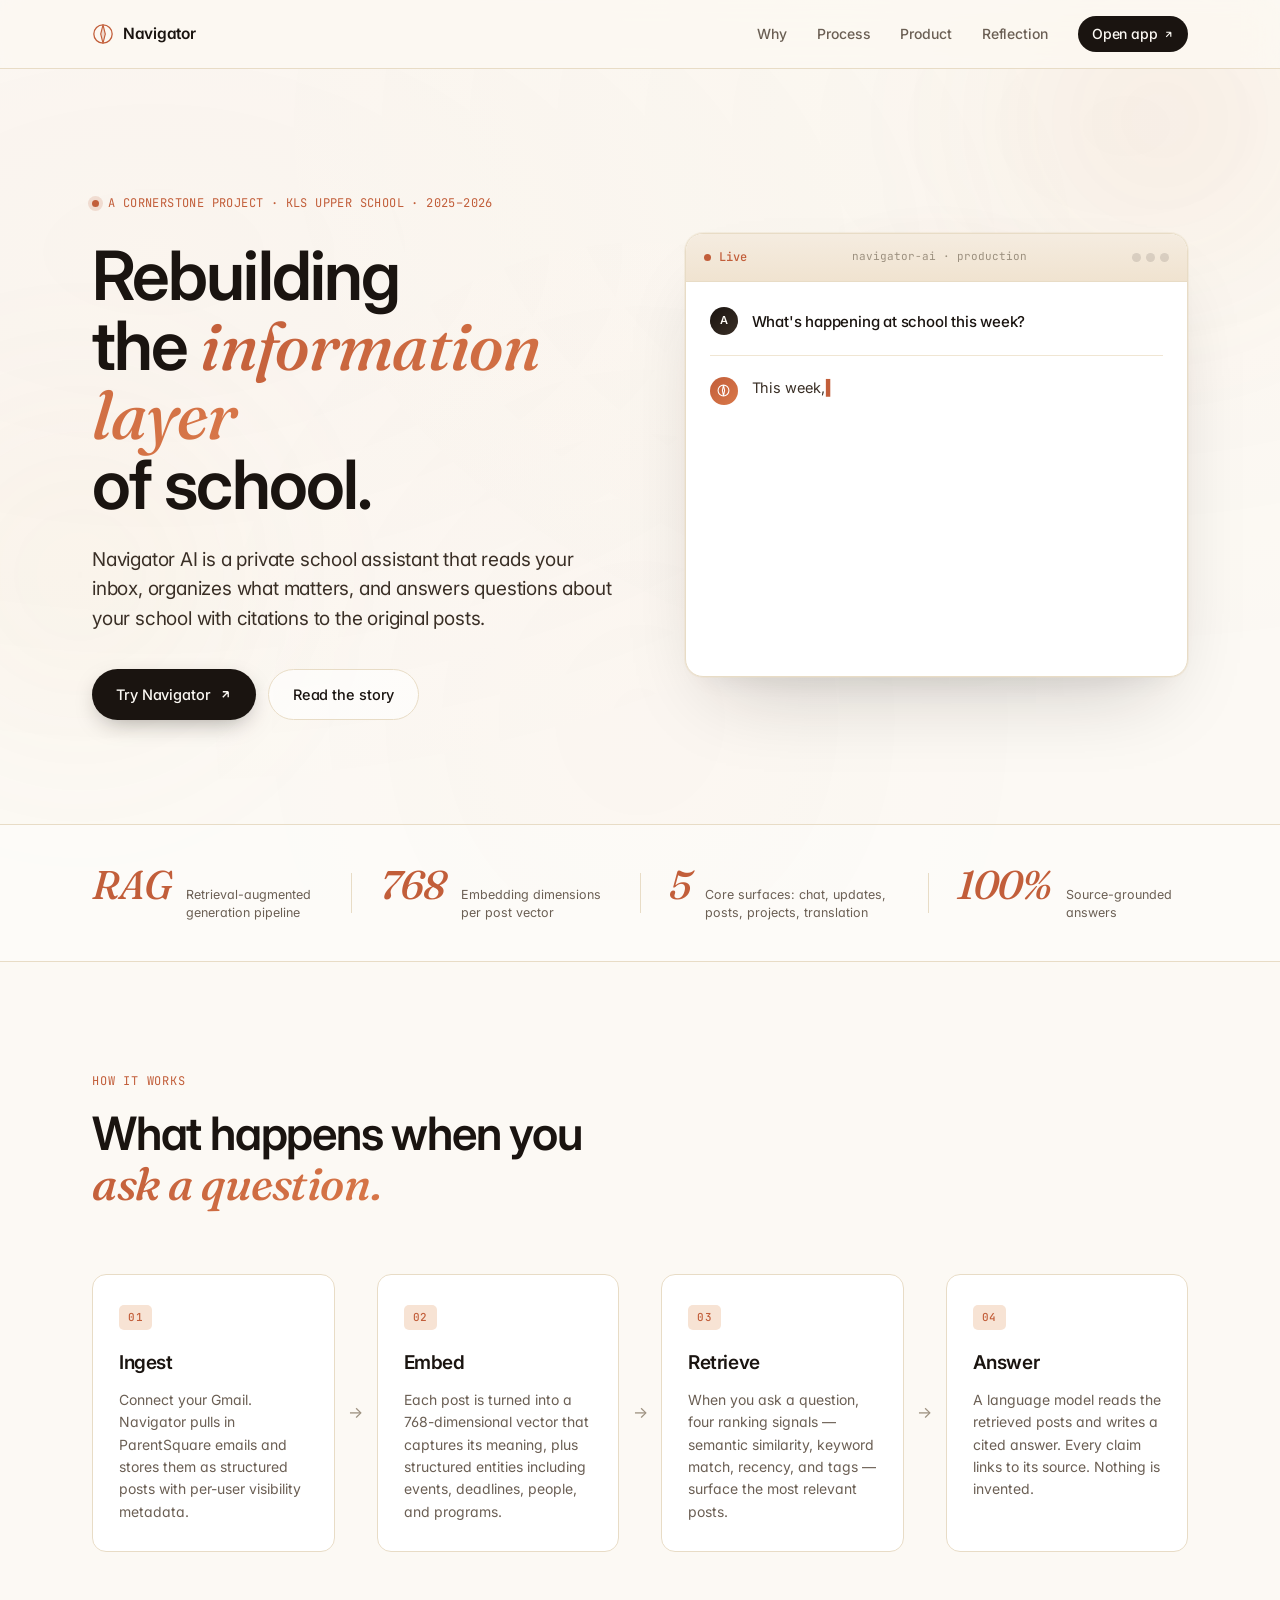
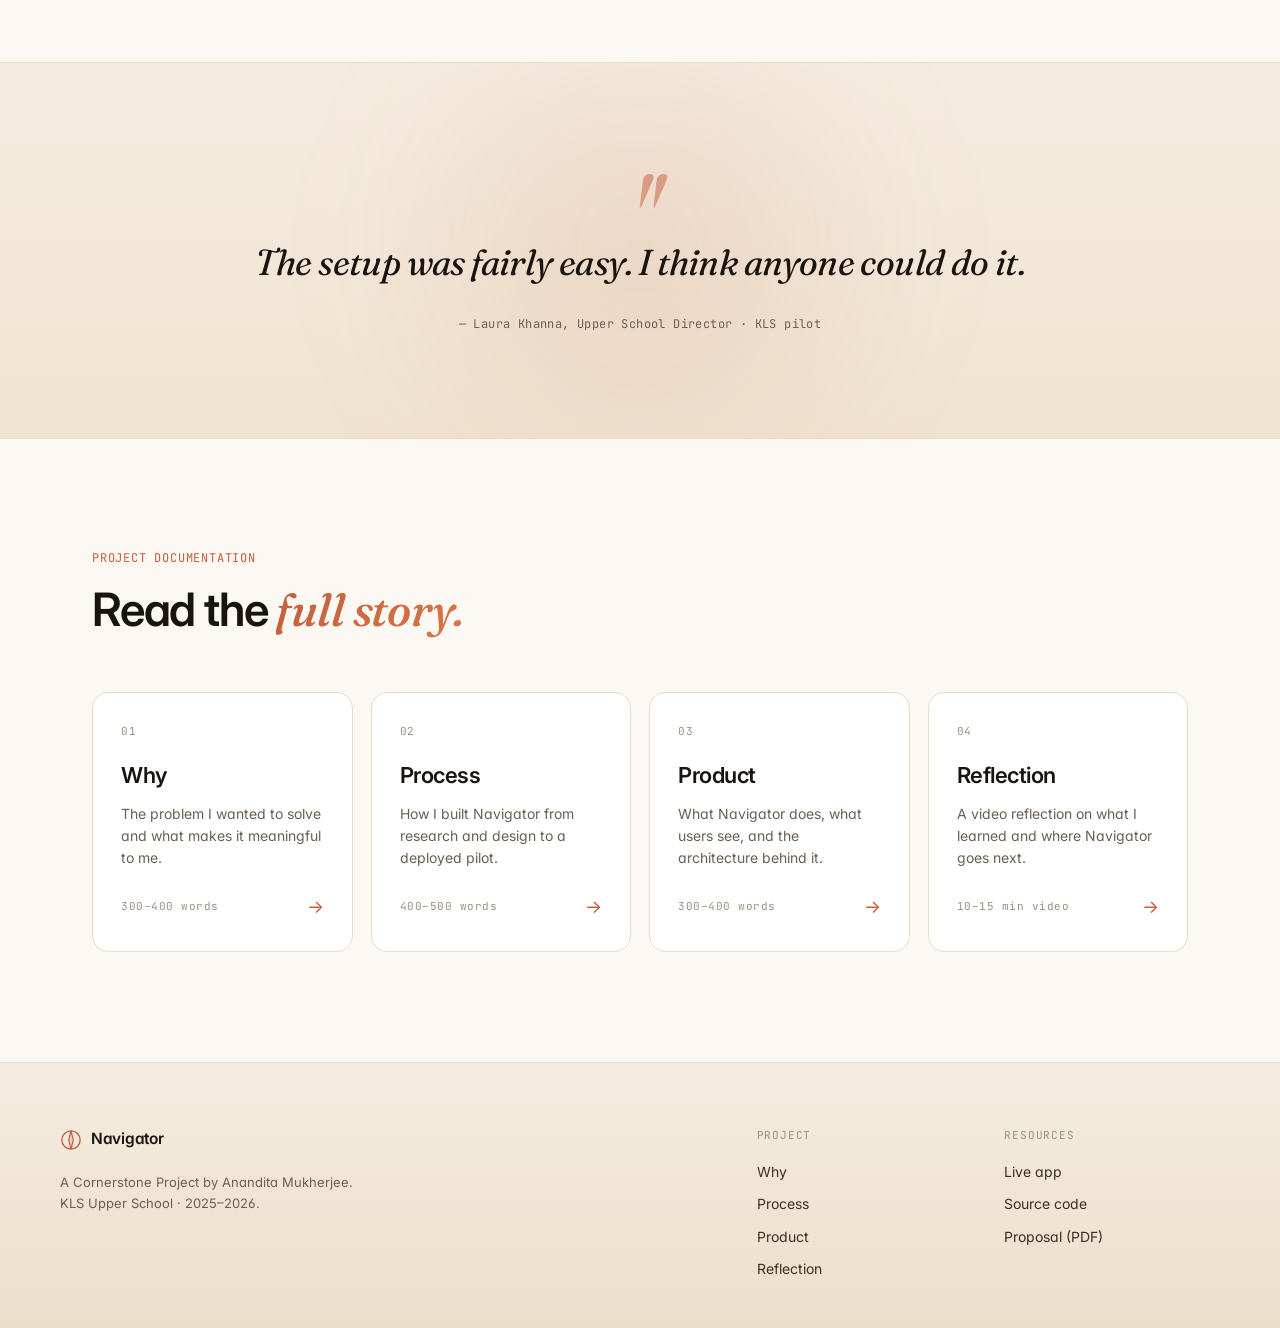
<file: index.html>
<!DOCTYPE html>
<html lang="en">
<head>
  <meta charset="UTF-8" />
  <meta name="viewport" content="width=device-width, initial-scale=1.0" />
  <title>Navigator AI — Rebuilding the information layer of school</title>
  <meta name="description" content="A private, source-grounded chatbot for the KLS community. Built as a Cornerstone Project by Anandita Mukherjee." />
  <link rel="preconnect" href="https://fonts.googleapis.com" />
  <link rel="preconnect" href="https://fonts.gstatic.com" crossorigin />
  <link href="https://fonts.googleapis.com/css2?family=Fraunces:opsz,wght@9..144,400;9..144,500;9..144,600;9..144,700&family=Inter:wght@400;500;600;700&family=JetBrains+Mono:wght@400;500&display=swap" rel="stylesheet" />
  <link rel="icon" type="image/svg+xml" href="assets/favicon.svg" />
  <link rel="stylesheet" href="style.css" />
</head>
<body>
  <div class="paper-noise"></div>
  <div class="gradient-orb gradient-orb-1"></div>
  <div class="gradient-orb gradient-orb-2"></div>

  <nav class="topnav">
    <div class="topnav-inner">
      <a href="index.html" class="brand">
        <svg class="brand-mark" width="22" height="22" viewBox="0 0 24 24" fill="none">
          <circle cx="12" cy="12" r="10" stroke="currentColor" stroke-width="1.4"/>
          <path d="M12 2 L14.5 12 L12 22 L9.5 12 Z" fill="currentColor" fill-opacity="0.2" stroke="currentColor" stroke-width="1.2" stroke-linejoin="round"/>
        </svg>
        <span class="brand-text">Navigator</span>
      </a>
      <div class="topnav-links">
        <a href="why.html">Why</a>
        <a href="process.html">Process</a>
        <a href="product.html">Product</a>
        <a href="reflection.html">Reflection</a>
        <a href="https://navigator-ai-production.up.railway.app/" class="topnav-cta" target="_blank" rel="noopener">
          Open app
          <svg width="11" height="11" viewBox="0 0 24 24" fill="none" stroke="currentColor" stroke-width="2.5"><path d="M7 17L17 7M17 7H7M17 7V17"/></svg>
        </a>
      </div>
    </div>
  </nav>

  <main>
    <section class="hero">
      <div class="hero-content">
        <div class="hero-eyebrow reveal">
          <span class="eyebrow-dot"></span>
          A Cornerstone Project · KLS Upper School · 2025–2026
        </div>
        <h1 class="hero-title reveal" style="--delay: 0.08s">
          Rebuilding<br />
          the <em class="serif">information layer</em><br/>
          of school.
        </h1>
        <p class="hero-lede reveal" style="--delay: 0.16s">
          Navigator AI is a private school assistant that reads your inbox,
          organizes what matters, and answers questions about your school
          with citations to the original posts.
        </p>
        <div class="hero-cta reveal" style="--delay: 0.24s">
          <a href="https://navigator-ai-production.up.railway.app/" class="btn-primary" target="_blank" rel="noopener">
            Try Navigator
            <svg width="13" height="13" viewBox="0 0 24 24" fill="none" stroke="currentColor" stroke-width="2.5"><path d="M7 17L17 7M17 7H7M17 7V17"/></svg>
          </a>
          <a href="why.html" class="btn-ghost">Read the story</a>
        </div>
      </div>

      <div class="hero-visual reveal" style="--delay: 0.3s">
        <div class="answer-card-wrap">
          <div class="answer-card">
            <div class="answer-card-bar">
              <span class="bar-label"><span class="bar-dot"></span>Live</span>
              <span class="bar-meta">navigator-ai · production</span>
              <span class="bar-controls">
                <span class="bar-control"></span>
                <span class="bar-control"></span>
                <span class="bar-control"></span>
              </span>
            </div>
            <div class="answer-card-body">
              <div class="query-row">
                <div class="row-avatar query-avatar">A</div>
                <div class="query-text">What's happening at school this week?</div>
              </div>
              <div class="response-row">
                <div class="row-avatar response-avatar">
                  <svg width="13" height="13" viewBox="0 0 24 24" fill="none" stroke="currentColor" stroke-width="2">
                    <circle cx="12" cy="12" r="10"/>
                    <path d="M12 2 L14 12 L12 22 L10 12 Z"/>
                  </svg>
                </div>
                <div class="response-content">
                  <div class="response-text" id="typing"></div>
                  <div class="sources-row" id="sourcesRow">
                    <div class="sources-label">
                      <svg width="11" height="11" viewBox="0 0 24 24" fill="none" stroke="currentColor" stroke-width="2.2"><path d="M21 11.5a8.38 8.38 0 0 1-.9 3.8 8.5 8.5 0 0 1-7.6 4.7 8.38 8.38 0 0 1-3.8-.9L3 21l1.9-5.7a8.38 8.38 0 0 1-.9-3.8 8.5 8.5 0 0 1 4.7-7.6 8.38 8.38 0 0 1 3.8-.9h.5a8.48 8.48 0 0 1 8 8v.5z"/></svg>
                      3 sources
                    </div>
                    <div class="sources-list">
                      <div class="source-chip"><span class="source-num">P1</span>Senior Dinner Details</div>
                      <div class="source-chip"><span class="source-num">P2</span>Leadership Fair Sign-Ups</div>
                      <div class="source-chip"><span class="source-num">P3</span>Graduation Day Logistics</div>
                    </div>
                  </div>
                </div>
              </div>
            </div>
          </div>
        </div>
      </div>
    </section>

    <section class="strip">
      <div class="strip-inner">
        <div class="strip-item reveal">
          <div class="strip-num serif">RAG</div>
          <div class="strip-label">Retrieval-augmented<br/>generation pipeline</div>
        </div>
        <div class="strip-divider"></div>
        <div class="strip-item reveal" style="--delay: 0.05s">
          <div class="strip-num serif">768</div>
          <div class="strip-label">Embedding dimensions<br/>per post vector</div>
        </div>
        <div class="strip-divider"></div>
        <div class="strip-item reveal" style="--delay: 0.1s">
          <div class="strip-num serif">5</div>
          <div class="strip-label">Core surfaces: chat, updates,<br/>posts, projects, translation</div>
        </div>
        <div class="strip-divider"></div>
        <div class="strip-item reveal" style="--delay: 0.15s">
          <div class="strip-num serif">100%</div>
          <div class="strip-label">Source-grounded<br/>answers</div>
        </div>
      </div>
    </section>

    <section class="how">
      <div class="how-header reveal">
        <div class="section-eyebrow">How it works</div>
        <h2 class="section-title">What happens when you<br/><em class="serif">ask a question.</em></h2>
      </div>

      <div class="how-grid">
        <div class="how-step reveal">
          <div class="how-step-num">01</div>
          <h3>Ingest</h3>
          <p>Connect your Gmail. Navigator pulls in ParentSquare emails and stores them as structured posts with per-user visibility metadata.</p>
        </div>
        <div class="how-connector"></div>
        <div class="how-step reveal" style="--delay: 0.06s">
          <div class="how-step-num">02</div>
          <h3>Embed</h3>
          <p>Each post is turned into a 768-dimensional vector that captures its meaning, plus structured entities including events, deadlines, people, and programs.</p>
        </div>
        <div class="how-connector"></div>
        <div class="how-step reveal" style="--delay: 0.12s">
          <div class="how-step-num">03</div>
          <h3>Retrieve</h3>
          <p>When you ask a question, four ranking signals — semantic similarity, keyword match, recency, and tags — surface the most relevant posts.</p>
        </div>
        <div class="how-connector"></div>
        <div class="how-step reveal" style="--delay: 0.18s">
          <div class="how-step-num">04</div>
          <h3>Answer</h3>
          <p>A language model reads the retrieved posts and writes a cited answer. Every claim links to its source. Nothing is invented.</p>
        </div>
      </div>
    </section>

    <section class="quote-section">
      <div class="quote-inner">
        <div class="quote-mark serif">"</div>
        <blockquote class="reveal">
          The setup was fairly easy. I think anyone could do it.
        </blockquote>
        <div class="quote-attr reveal" style="--delay: 0.1s">
          &mdash; Laura Khanna, Upper School Director &middot; KLS pilot
        </div>
      </div>
    </section>

    <section class="pages-section">
      <div class="pages-header reveal">
        <div class="section-eyebrow">Project documentation</div>
        <h2 class="section-title">Read the <em class="serif">full story.</em></h2>
      </div>

      <div class="page-grid">
        <a href="why.html" class="page-card reveal">
          <div class="page-card-top">
            <div class="page-card-num">01</div>
            <h3>Why</h3>
          </div>
          <p>The problem I wanted to solve and what makes it meaningful to me.</p>
          <div class="page-card-bottom">
            <span class="page-card-meta">300&ndash;400 words</span>
            <span class="page-card-arrow">&rarr;</span>
          </div>
        </a>

        <a href="process.html" class="page-card reveal" style="--delay: 0.05s">
          <div class="page-card-top">
            <div class="page-card-num">02</div>
            <h3>Process</h3>
          </div>
          <p>How I built Navigator from research and design to a deployed pilot.</p>
          <div class="page-card-bottom">
            <span class="page-card-meta">400&ndash;500 words</span>
            <span class="page-card-arrow">&rarr;</span>
          </div>
        </a>

        <a href="product.html" class="page-card reveal" style="--delay: 0.1s">
          <div class="page-card-top">
            <div class="page-card-num">03</div>
            <h3>Product</h3>
          </div>
          <p>What Navigator does, what users see, and the architecture behind it.</p>
          <div class="page-card-bottom">
            <span class="page-card-meta">300&ndash;400 words</span>
            <span class="page-card-arrow">&rarr;</span>
          </div>
        </a>

        <a href="reflection.html" class="page-card reveal" style="--delay: 0.15s">
          <div class="page-card-top">
            <div class="page-card-num">04</div>
            <h3>Reflection</h3>
          </div>
          <p>A video reflection on what I learned and where Navigator goes next.</p>
          <div class="page-card-bottom">
            <span class="page-card-meta">10&ndash;15 min video</span>
            <span class="page-card-arrow">&rarr;</span>
          </div>
        </a>
      </div>
    </section>
  </main>

  <footer>
    <div class="footer-inner">
      <div class="footer-brand">
        <a href="index.html" class="brand">
          <svg class="brand-mark" width="22" height="22" viewBox="0 0 24 24" fill="none">
            <circle cx="12" cy="12" r="10" stroke="currentColor" stroke-width="1.4"/>
            <path d="M12 2 L14.5 12 L12 22 L9.5 12 Z" fill="currentColor" fill-opacity="0.2" stroke="currentColor" stroke-width="1.2" stroke-linejoin="round"/>
          </svg>
          <span class="brand-text">Navigator</span>
        </a>
        <p class="footer-tag">A Cornerstone Project by Anandita Mukherjee.<br/>KLS Upper School &middot; 2025&ndash;2026.</p>
      </div>
      <div class="footer-links">
        <div class="footer-col">
          <div class="footer-col-label">Project</div>
          <a href="why.html">Why</a>
          <a href="process.html">Process</a>
          <a href="product.html">Product</a>
          <a href="reflection.html">Reflection</a>
        </div>
        <div class="footer-col">
          <div class="footer-col-label">Resources</div>
          <a href="https://navigator-ai-production.up.railway.app/" target="_blank" rel="noopener">Live app</a>
          <a href="https://github.com/MAnandita/navigator-ai" target="_blank" rel="noopener">Source code</a>
          <a href="assets/cornerstone-proposal.pdf">Proposal (PDF)</a>
        </div>
      </div>
    </div>
  </footer>

  <script src="script.js"></script>
</body>
</html>
</file>
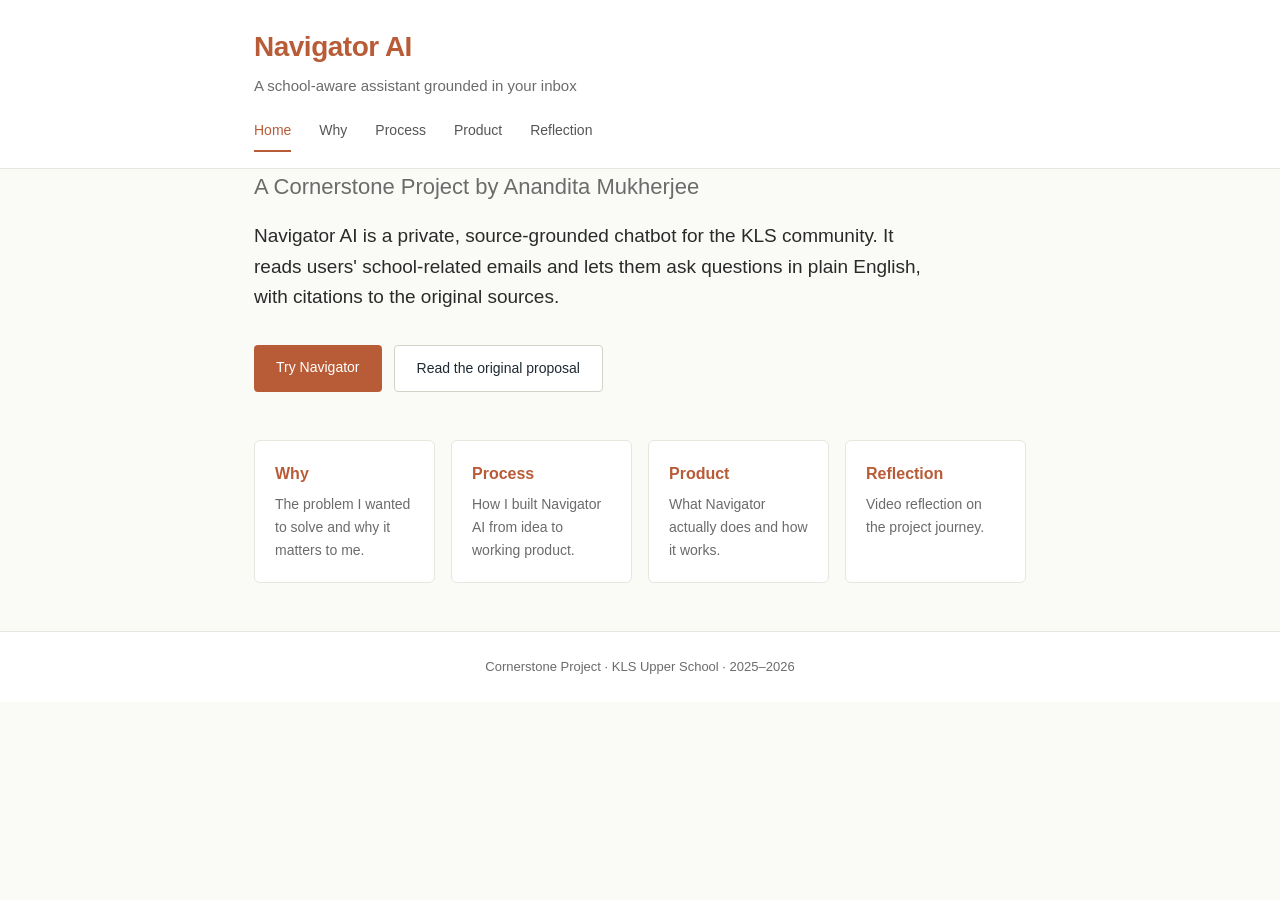
<file: .backup/index.html>
<!DOCTYPE html>
<html lang="en">
<head>
  <meta charset="UTF-8">
  <meta name="viewport" content="width=device-width, initial-scale=1.0">
  <title>Navigator AI — Cornerstone Project</title>
  <link rel="stylesheet" href="style.css">
</head>
<body>
  <header>
    <div class="container">
      <h1>Navigator AI</h1>
      <p class="subtitle">A school-aware assistant grounded in your inbox</p>
      <nav>
        <a href="index.html" class="active">Home</a>
        <a href="why.html">Why</a>
        <a href="process.html">Process</a>
        <a href="product.html">Product</a>
        <a href="reflection.html">Reflection</a>
      </nav>
    </div>
  </header>

  <main class="container">
    <section class="hero">
      <h2>A Cornerstone Project by Anandita Mukherjee</h2>
      <p class="lede">
        Navigator AI is a private, source-grounded chatbot for the KLS community.
        It reads users' school-related emails and lets them ask questions in
        plain English, with citations to the original sources.
      </p>
      <div class="cta-row">
        <a href="https://navigator-ai-production.up.railway.app/" class="btn">Try Navigator</a>
        <a href="assets/proposal.pdf" class="btn-secondary">Read the original proposal</a>
      </div>
    </section>

    <section class="cards">
      <a href="why.html" class="card">
        <h3>Why</h3>
        <p>The problem I wanted to solve and why it matters to me.</p>
      </a>
      <a href="process.html" class="card">
        <h3>Process</h3>
        <p>How I built Navigator AI from idea to working product.</p>
      </a>
      <a href="product.html" class="card">
        <h3>Product</h3>
        <p>What Navigator actually does and how it works.</p>
      </a>
      <a href="reflection.html" class="card">
        <h3>Reflection</h3>
        <p>Video reflection on the project journey.</p>
      </a>
    </section>
  </main>

  <footer>
    <div class="container">
      <p>Cornerstone Project · KLS Upper School · 2025–2026</p>
    </div>
  </footer>
</body>
</html>
</file>
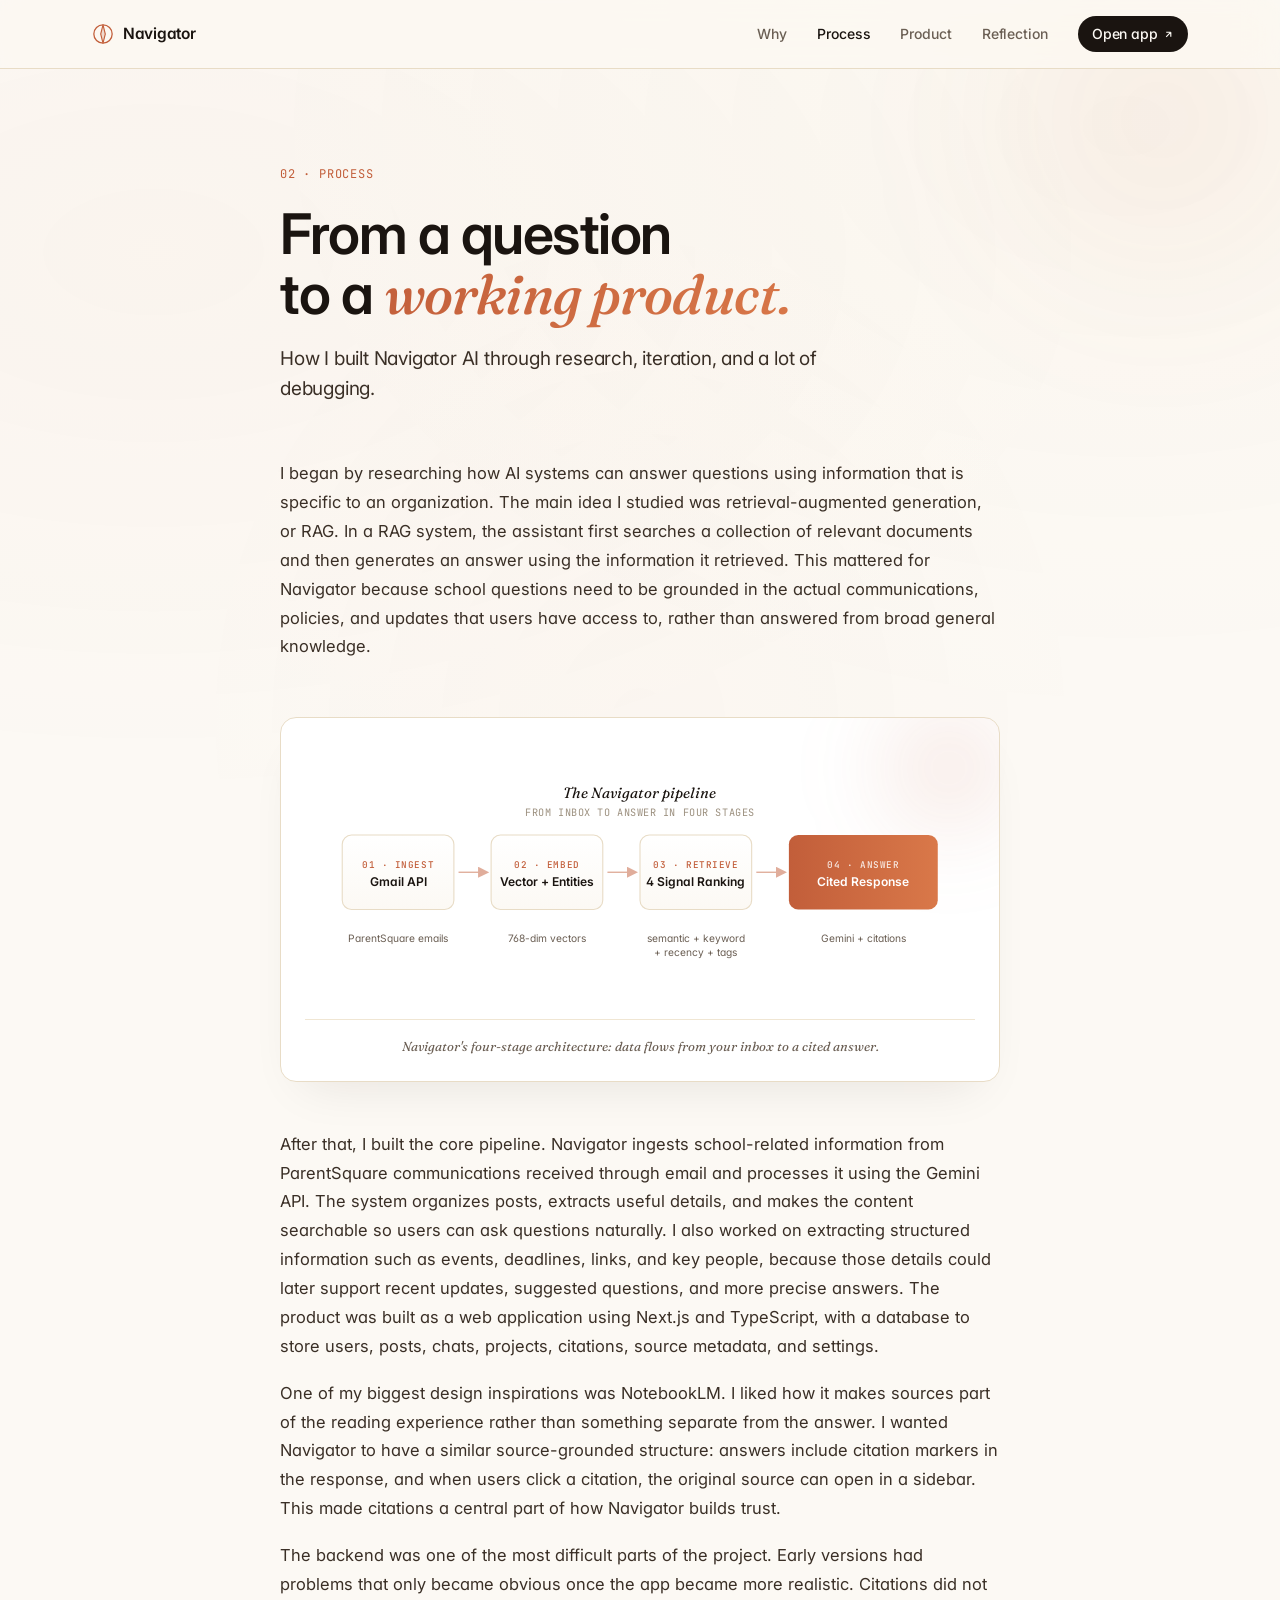
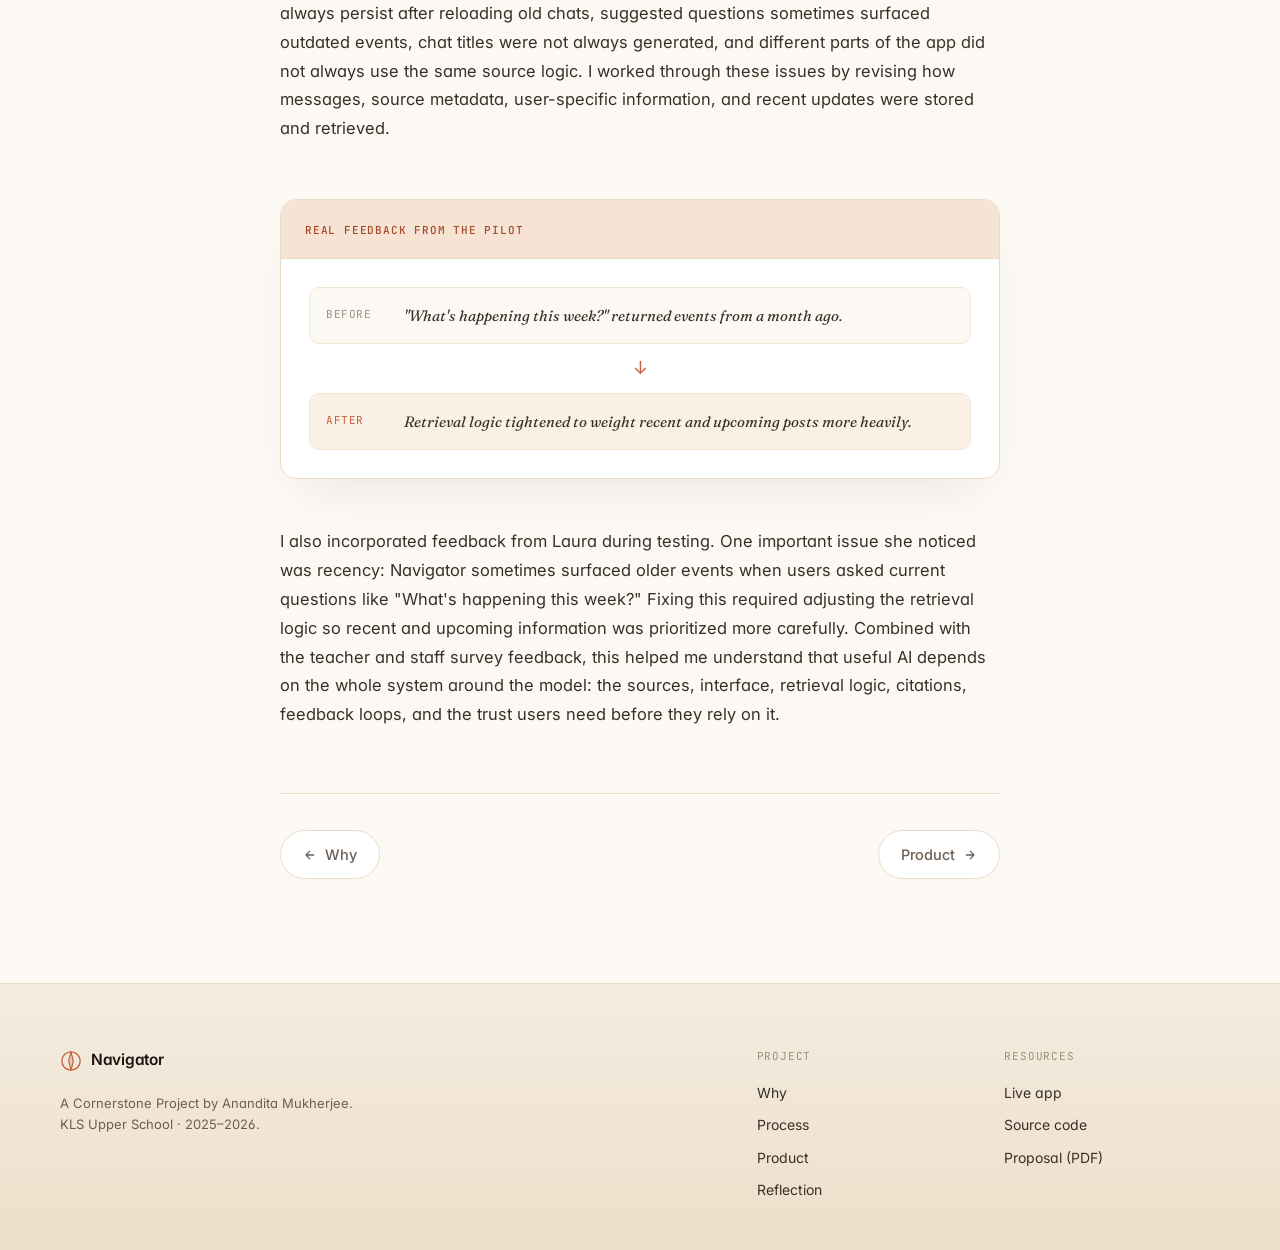
<file: process.html>
<!DOCTYPE html>
<html lang="en">
<head>
  <meta charset="UTF-8" />
  <meta name="viewport" content="width=device-width, initial-scale=1.0" />
  <title>Process · Navigator AI</title>
  <link rel="preconnect" href="https://fonts.googleapis.com" />
  <link rel="preconnect" href="https://fonts.gstatic.com" crossorigin />
  <link href="https://fonts.googleapis.com/css2?family=Fraunces:opsz,wght@9..144,400;9..144,500;9..144,600;9..144,700&family=Inter:wght@400;500;600;700&family=JetBrains+Mono:wght@400;500&display=swap" rel="stylesheet" />
  <link rel="icon" type="image/svg+xml" href="assets/favicon.svg" />
  <link rel="stylesheet" href="style.css" />
</head>
<body>
  <div class="paper-noise"></div>
  <div class="gradient-orb gradient-orb-1"></div>

  <nav class="topnav">
    <div class="topnav-inner">
      <a href="index.html" class="brand">
        <svg class="brand-mark" width="22" height="22" viewBox="0 0 24 24" fill="none">
          <circle cx="12" cy="12" r="10" stroke="currentColor" stroke-width="1.4"/>
          <path d="M12 2 L14.5 12 L12 22 L9.5 12 Z" fill="currentColor" fill-opacity="0.2" stroke="currentColor" stroke-width="1.2" stroke-linejoin="round"/>
        </svg>
        <span class="brand-text">Navigator</span>
      </a>
      <div class="topnav-links">
        <a href="why.html">Why</a>
        <a href="process.html" class="active">Process</a>
        <a href="product.html">Product</a>
        <a href="reflection.html">Reflection</a>
        <a href="https://navigator-ai-production.up.railway.app/" class="topnav-cta" target="_blank" rel="noopener">
          Open app
          <svg width="11" height="11" viewBox="0 0 24 24" fill="none" stroke="currentColor" stroke-width="2.5"><path d="M7 17L17 7M17 7H7M17 7V17"/></svg>
        </a>
      </div>
    </div>
  </nav>

  <main class="article-main">
    <article class="article">
      <header class="article-header reveal">
        <div class="article-eyebrow">02 &middot; Process</div>
        <h1 class="article-title">From a question<br/>to a <em class="serif">working product.</em></h1>
        <p class="article-lede">How I built Navigator AI through research, iteration, and a lot of debugging.</p>
      </header>

      <section class="article-section reveal" style="--delay: 0.1s">
        <p>
          I began by researching how AI systems can answer questions using information that is specific to an organization. The main idea I studied was retrieval-augmented generation, or RAG. In a RAG system, the assistant first searches a collection of relevant documents and then generates an answer using the information it retrieved. This mattered for Navigator because school questions need to be grounded in the actual communications, policies, and updates that users have access to, rather than answered from broad general knowledge.
        </p>
      </section>

      <!-- Architecture Diagram -->
      <figure class="illustration reveal" style="--delay: 0.12s">
        <svg viewBox="0 0 720 280" xmlns="http://www.w3.org/2000/svg" class="illustration-svg">
          <defs>
            <linearGradient id="archGrad" x1="0%" y1="0%" x2="0%" y2="100%">
              <stop offset="0%" stop-color="#ffffff"/>
              <stop offset="100%" stop-color="#fcf9f4"/>
            </linearGradient>
            <linearGradient id="archAccent" x1="0%" y1="0%" x2="100%" y2="0%">
              <stop offset="0%" stop-color="#c25e3a"/>
              <stop offset="100%" stop-color="#d97849"/>
            </linearGradient>
          </defs>
          <!-- Boxes -->
          <g>
            <rect x="40" y="100" width="120" height="80" rx="10" fill="url(#archGrad)" stroke="#e8dcc6" stroke-width="1.2"/>
            <text x="100" y="135" text-anchor="middle" font-family="JetBrains Mono, monospace" font-size="10" fill="#c25e3a" font-weight="500" letter-spacing="0.6">01 · INGEST</text>
            <text x="100" y="155" text-anchor="middle" font-family="Inter, sans-serif" font-size="13" fill="#1a1410" font-weight="600">Gmail API</text>
          </g>
          <g>
            <rect x="200" y="100" width="120" height="80" rx="10" fill="url(#archGrad)" stroke="#e8dcc6" stroke-width="1.2"/>
            <text x="260" y="135" text-anchor="middle" font-family="JetBrains Mono, monospace" font-size="10" fill="#c25e3a" font-weight="500" letter-spacing="0.6">02 · EMBED</text>
            <text x="260" y="155" text-anchor="middle" font-family="Inter, sans-serif" font-size="13" fill="#1a1410" font-weight="600">Vector + Entities</text>
          </g>
          <g>
            <rect x="360" y="100" width="120" height="80" rx="10" fill="url(#archGrad)" stroke="#e8dcc6" stroke-width="1.2"/>
            <text x="420" y="135" text-anchor="middle" font-family="JetBrains Mono, monospace" font-size="10" fill="#c25e3a" font-weight="500" letter-spacing="0.6">03 · RETRIEVE</text>
            <text x="420" y="155" text-anchor="middle" font-family="Inter, sans-serif" font-size="13" fill="#1a1410" font-weight="600">4 Signal Ranking</text>
          </g>
          <g>
            <rect x="520" y="100" width="160" height="80" rx="10" fill="url(#archAccent)"/>
            <text x="600" y="135" text-anchor="middle" font-family="JetBrains Mono, monospace" font-size="10" fill="white" font-weight="500" letter-spacing="0.6" opacity="0.85">04 · ANSWER</text>
            <text x="600" y="155" text-anchor="middle" font-family="Inter, sans-serif" font-size="13" fill="white" font-weight="600">Cited Response</text>
          </g>
          <!-- Arrows -->
          <g stroke="#c25e3a" stroke-width="1.5" fill="none" opacity="0.5">
            <path d="M 165 140 L 195 140" marker-end="url(#arrow)"/>
            <path d="M 325 140 L 355 140" marker-end="url(#arrow)"/>
            <path d="M 485 140 L 515 140" marker-end="url(#arrow)"/>
          </g>
          <defs>
            <marker id="arrow" markerWidth="8" markerHeight="8" refX="6" refY="4" orient="auto">
              <path d="M0,0 L8,4 L0,8 z" fill="#c25e3a"/>
            </marker>
          </defs>
          <!-- Labels above -->
          <text x="360" y="60" text-anchor="middle" font-family="Fraunces, serif" font-style="italic" font-size="16" fill="#1a1410">The Navigator pipeline</text>
          <text x="360" y="80" text-anchor="middle" font-family="JetBrains Mono, monospace" font-size="11" fill="#9c907f" letter-spacing="0.6">FROM INBOX TO ANSWER IN FOUR STAGES</text>
          <!-- Bottom annotations -->
          <text x="100" y="215" text-anchor="middle" font-family="Inter, sans-serif" font-size="11" fill="#6b5f54">ParentSquare emails</text>
          <text x="260" y="215" text-anchor="middle" font-family="Inter, sans-serif" font-size="11" fill="#6b5f54">768-dim vectors</text>
          <text x="420" y="215" text-anchor="middle" font-family="Inter, sans-serif" font-size="11" fill="#6b5f54">semantic + keyword</text>
          <text x="420" y="230" text-anchor="middle" font-family="Inter, sans-serif" font-size="11" fill="#6b5f54">+ recency + tags</text>
          <text x="600" y="215" text-anchor="middle" font-family="Inter, sans-serif" font-size="11" fill="#6b5f54">Gemini + citations</text>
        </svg>
        <figcaption>Navigator's four-stage architecture: data flows from your inbox to a cited answer.</figcaption>
      </figure>

      <section class="article-section reveal" style="--delay: 0.15s">
        <p>
          After that, I built the core pipeline. Navigator ingests school-related information from ParentSquare communications received through email and processes it using the Gemini API. The system organizes posts, extracts useful details, and makes the content searchable so users can ask questions naturally. I also worked on extracting structured information such as events, deadlines, links, and key people, because those details could later support recent updates, suggested questions, and more precise answers. The product was built as a web application using Next.js and TypeScript, with a database to store users, posts, chats, projects, citations, source metadata, and settings.
        </p>
        <p>
          One of my biggest design inspirations was NotebookLM. I liked how it makes sources part of the reading experience rather than something separate from the answer. I wanted Navigator to have a similar source-grounded structure: answers include citation markers in the response, and when users click a citation, the original source can open in a sidebar. This made citations a central part of how Navigator builds trust.
        </p>
        <p>
          The backend was one of the most difficult parts of the project. Early versions had problems that only became obvious once the app became more realistic. Citations did not always persist after reloading old chats, suggested questions sometimes surfaced outdated events, chat titles were not always generated, and different parts of the app did not always use the same source logic. I worked through these issues by revising how messages, source metadata, user-specific information, and recent updates were stored and retrieved.
        </p>
      </section>

      <!-- Bug Card / Iteration Card -->
      <div class="iteration-card reveal" style="--delay: 0.2s">
        <div class="iteration-header">
          <span class="iteration-badge">Real feedback from the pilot</span>
        </div>
        <div class="iteration-body">
          <div class="iteration-row">
            <div class="iteration-label">Before</div>
            <div class="iteration-text">"What's happening this week?" returned events from a month ago.</div>
          </div>
          <div class="iteration-arrow">↓</div>
          <div class="iteration-row iteration-after">
            <div class="iteration-label">After</div>
            <div class="iteration-text">Retrieval logic tightened to weight recent and upcoming posts more heavily.</div>
          </div>
        </div>
      </div>

      <section class="article-section reveal" style="--delay: 0.25s">
        <p>
          I also incorporated feedback from Laura during testing. One important issue she noticed was recency: Navigator sometimes surfaced older events when users asked current questions like "What's happening this week?" Fixing this required adjusting the retrieval logic so recent and upcoming information was prioritized more carefully. Combined with the teacher and staff survey feedback, this helped me understand that useful AI depends on the whole system around the model: the sources, interface, retrieval logic, citations, feedback loops, and the trust users need before they rely on it.
        </p>
      </section>

      <nav class="article-nav reveal">
        <a href="why.html" class="article-nav-link">
          <svg width="14" height="14" viewBox="0 0 24 24" fill="none" stroke="currentColor" stroke-width="2.2"><path d="M19 12H5M5 12L12 19M5 12L12 5"/></svg>
          Why
        </a>
        <a href="product.html" class="article-nav-link article-nav-next">
          Product
          <svg width="14" height="14" viewBox="0 0 24 24" fill="none" stroke="currentColor" stroke-width="2.2"><path d="M5 12H19M19 12L12 5M19 12L12 19"/></svg>
        </a>
      </nav>
    </article>
  </main>

  <footer>
    <div class="footer-inner">
      <div class="footer-brand">
        <a href="index.html" class="brand">
          <svg class="brand-mark" width="22" height="22" viewBox="0 0 24 24" fill="none">
            <circle cx="12" cy="12" r="10" stroke="currentColor" stroke-width="1.4"/>
            <path d="M12 2 L14.5 12 L12 22 L9.5 12 Z" fill="currentColor" fill-opacity="0.2" stroke="currentColor" stroke-width="1.2" stroke-linejoin="round"/>
          </svg>
          <span class="brand-text">Navigator</span>
        </a>
        <p class="footer-tag">A Cornerstone Project by Anandita Mukherjee.<br/>KLS Upper School &middot; 2025&ndash;2026.</p>
      </div>
      <div class="footer-links">
        <div class="footer-col">
          <div class="footer-col-label">Project</div>
          <a href="why.html">Why</a>
          <a href="process.html">Process</a>
          <a href="product.html">Product</a>
          <a href="reflection.html">Reflection</a>
        </div>
        <div class="footer-col">
          <div class="footer-col-label">Resources</div>
          <a href="https://navigator-ai-production.up.railway.app/" target="_blank" rel="noopener">Live app</a>
          <a href="https://github.com/MAnandita/navigator-ai" target="_blank" rel="noopener">Source code</a>
          <a href="assets/cornerstone-proposal.pdf">Proposal (PDF)</a>
        </div>
      </div>
    </div>
  </footer>

  <script src="script.js"></script>
</body>
</html>
</file>
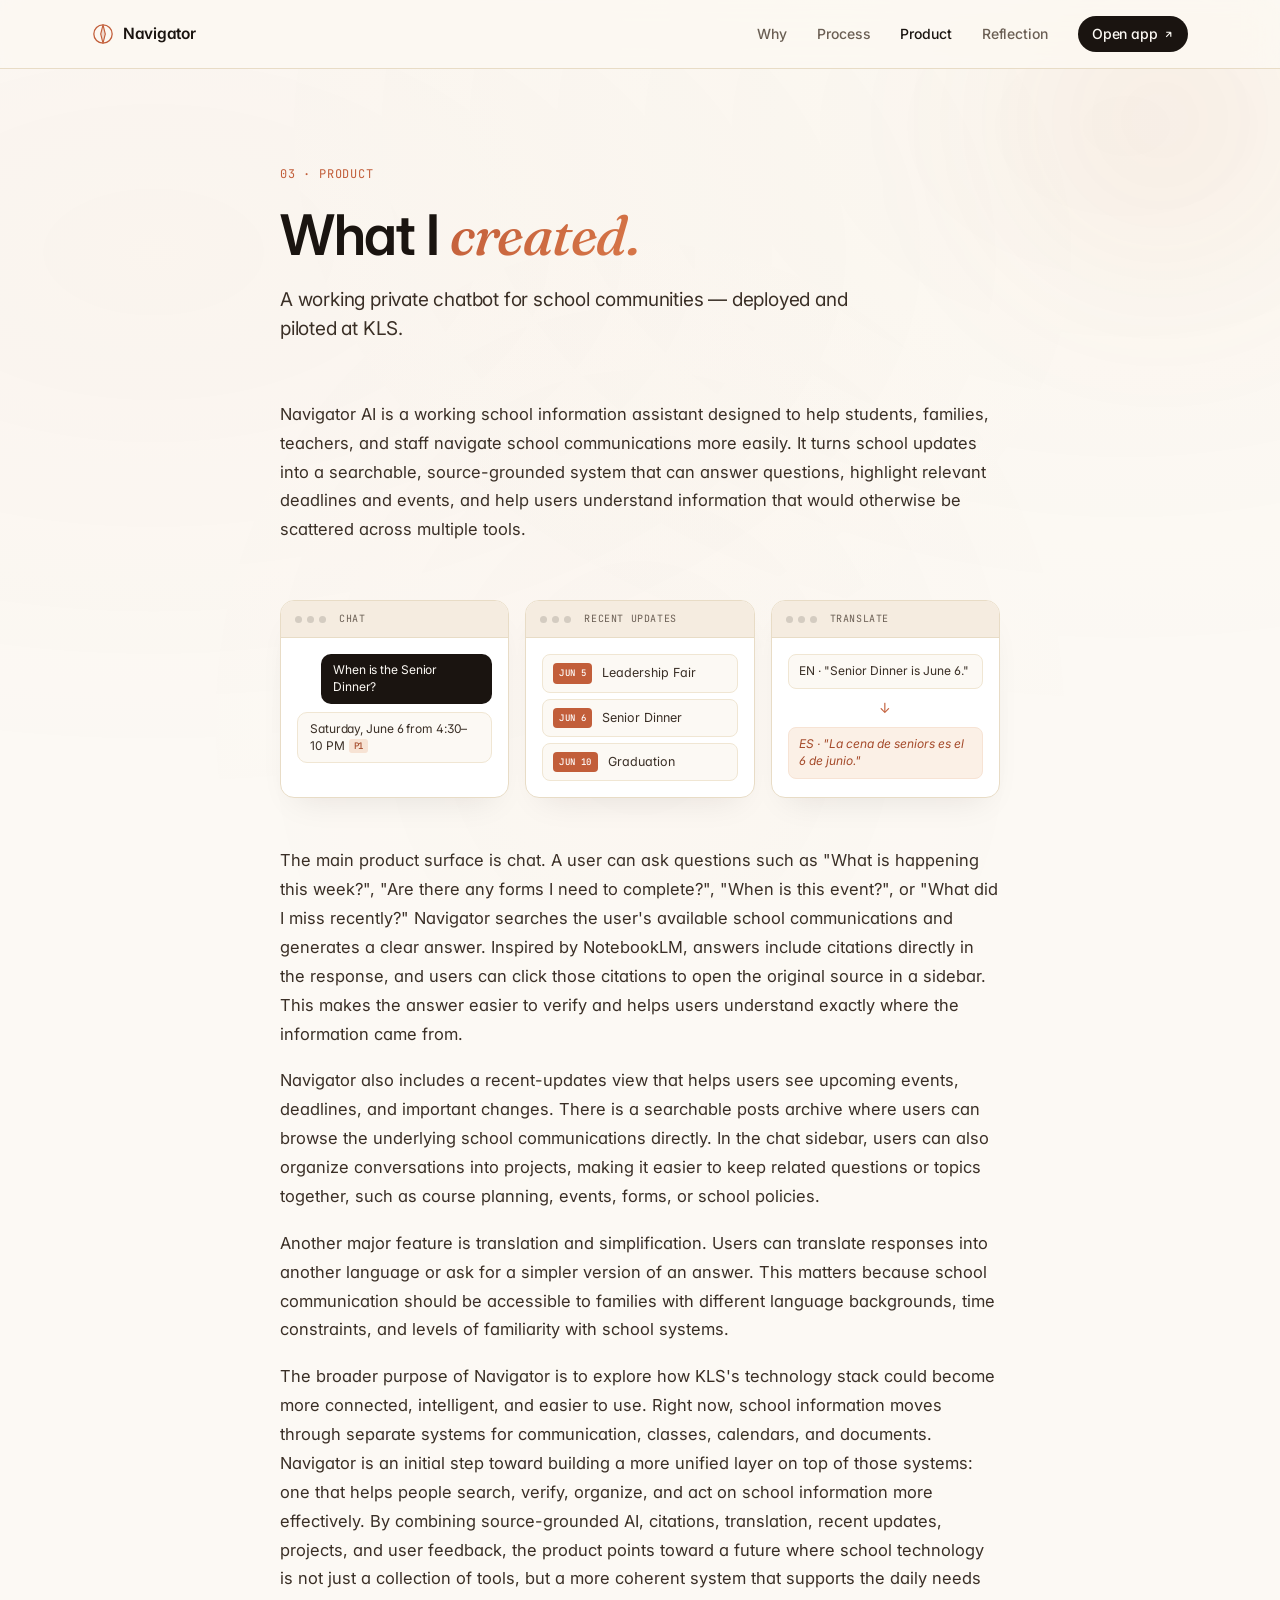
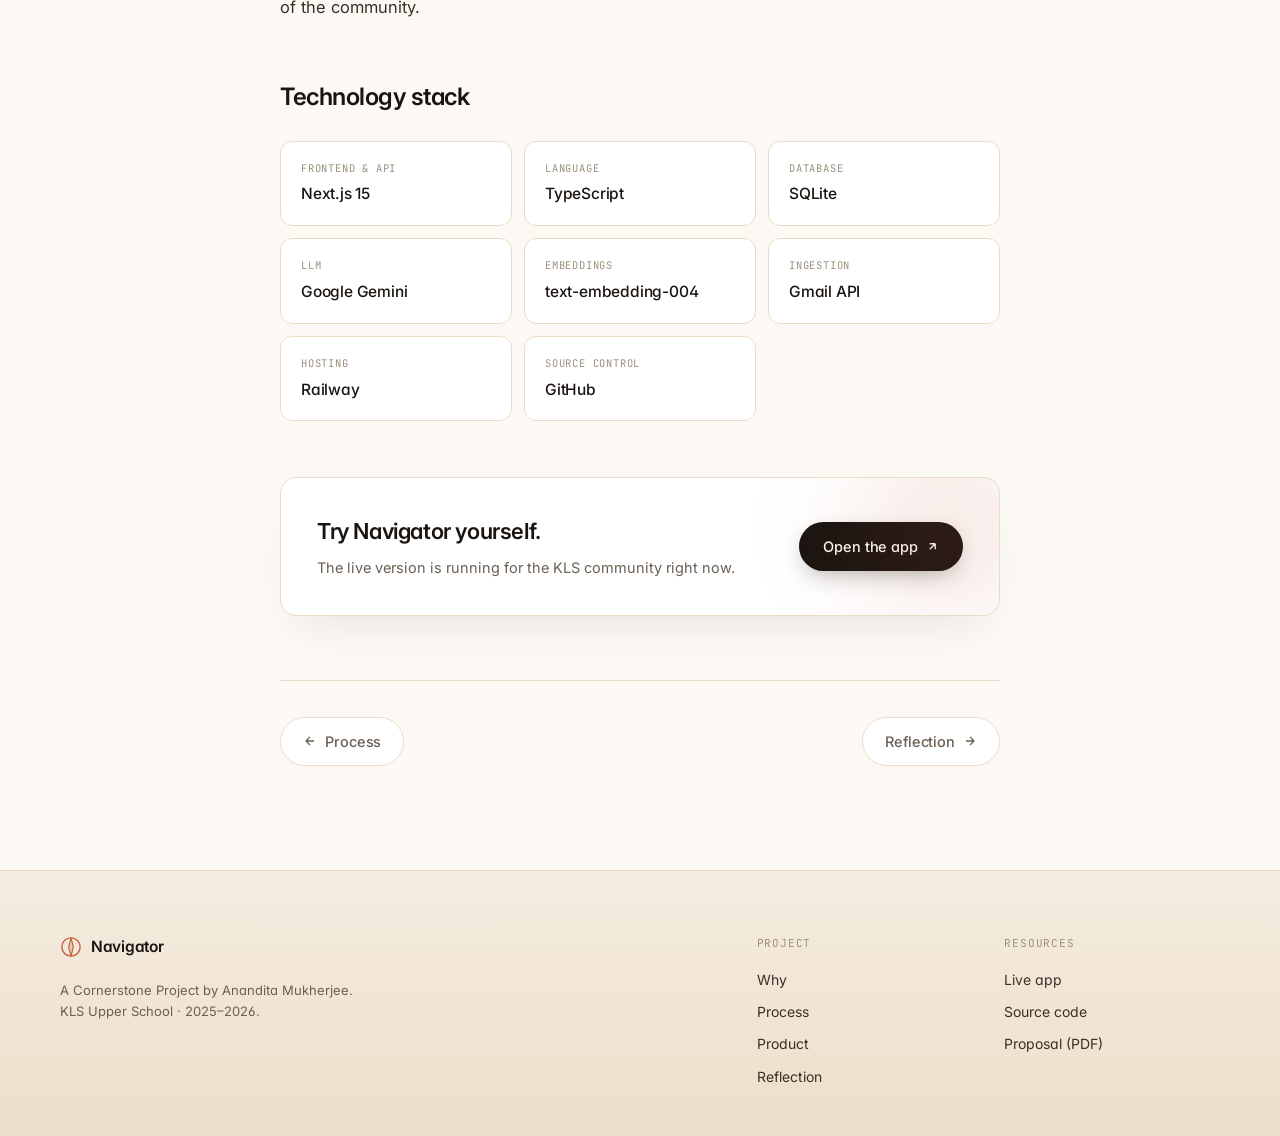
<file: product.html>
<!DOCTYPE html>
<html lang="en">
<head>
  <meta charset="UTF-8" />
  <meta name="viewport" content="width=device-width, initial-scale=1.0" />
  <title>Product · Navigator AI</title>
  <link rel="preconnect" href="https://fonts.googleapis.com" />
  <link rel="preconnect" href="https://fonts.gstatic.com" crossorigin />
  <link href="https://fonts.googleapis.com/css2?family=Fraunces:opsz,wght@9..144,400;9..144,500;9..144,600;9..144,700&family=Inter:wght@400;500;600;700&family=JetBrains+Mono:wght@400;500&display=swap" rel="stylesheet" />
  <link rel="icon" type="image/svg+xml" href="assets/favicon.svg" />
  <link rel="stylesheet" href="style.css" />
</head>
<body>
  <div class="paper-noise"></div>
  <div class="gradient-orb gradient-orb-1"></div>

  <nav class="topnav">
    <div class="topnav-inner">
      <a href="index.html" class="brand">
        <svg class="brand-mark" width="22" height="22" viewBox="0 0 24 24" fill="none">
          <circle cx="12" cy="12" r="10" stroke="currentColor" stroke-width="1.4"/>
          <path d="M12 2 L14.5 12 L12 22 L9.5 12 Z" fill="currentColor" fill-opacity="0.2" stroke="currentColor" stroke-width="1.2" stroke-linejoin="round"/>
        </svg>
        <span class="brand-text">Navigator</span>
      </a>
      <div class="topnav-links">
        <a href="why.html">Why</a>
        <a href="process.html">Process</a>
        <a href="product.html" class="active">Product</a>
        <a href="reflection.html">Reflection</a>
        <a href="https://navigator-ai-production.up.railway.app/" class="topnav-cta" target="_blank" rel="noopener">
          Open app
          <svg width="11" height="11" viewBox="0 0 24 24" fill="none" stroke="currentColor" stroke-width="2.5"><path d="M7 17L17 7M17 7H7M17 7V17"/></svg>
        </a>
      </div>
    </div>
  </nav>

  <main class="article-main">
    <article class="article">
      <header class="article-header reveal">
        <div class="article-eyebrow">03 &middot; Product</div>
        <h1 class="article-title">What I <em class="serif">created.</em></h1>
        <p class="article-lede">A working private chatbot for school communities &mdash; deployed and piloted at KLS.</p>
      </header>

      <section class="article-section reveal" style="--delay: 0.1s">
        <p>
          Navigator AI is a working school information assistant designed to help students, families, teachers, and staff navigate school communications more easily. It turns school updates into a searchable, source-grounded system that can answer questions, highlight relevant deadlines and events, and help users understand information that would otherwise be scattered across multiple tools.
        </p>
      </section>

      <!-- Feature Showcase Cards -->
      <div class="feature-showcase reveal" style="--delay: 0.15s">
        <div class="feature-mockup">
          <div class="mockup-bar">
            <span class="mockup-dot"></span><span class="mockup-dot"></span><span class="mockup-dot"></span>
            <span class="mockup-title">Chat</span>
          </div>
          <div class="mockup-body">
            <div class="mockup-msg user">When is the Senior Dinner?</div>
            <div class="mockup-msg ai">Saturday, June 6 from 4:30–10 PM<span class="mockup-cite">P1</span></div>
          </div>
        </div>
        <div class="feature-mockup">
          <div class="mockup-bar">
            <span class="mockup-dot"></span><span class="mockup-dot"></span><span class="mockup-dot"></span>
            <span class="mockup-title">Recent Updates</span>
          </div>
          <div class="mockup-body mockup-list">
            <div class="mockup-list-item"><span class="mockup-date">JUN 5</span>Leadership Fair</div>
            <div class="mockup-list-item"><span class="mockup-date">JUN 6</span>Senior Dinner</div>
            <div class="mockup-list-item"><span class="mockup-date">JUN 10</span>Graduation</div>
          </div>
        </div>
        <div class="feature-mockup">
          <div class="mockup-bar">
            <span class="mockup-dot"></span><span class="mockup-dot"></span><span class="mockup-dot"></span>
            <span class="mockup-title">Translate</span>
          </div>
          <div class="mockup-body">
            <div class="mockup-translate">
              <div class="mockup-translate-row">EN · "Senior Dinner is June 6."</div>
              <div class="mockup-arrow">↓</div>
              <div class="mockup-translate-row translated">ES · "La cena de seniors es el 6 de junio."</div>
            </div>
          </div>
        </div>
      </div>

      <section class="article-section reveal" style="--delay: 0.2s">
        <p>
          The main product surface is chat. A user can ask questions such as "What is happening this week?", "Are there any forms I need to complete?", "When is this event?", or "What did I miss recently?" Navigator searches the user's available school communications and generates a clear answer. Inspired by NotebookLM, answers include citations directly in the response, and users can click those citations to open the original source in a sidebar. This makes the answer easier to verify and helps users understand exactly where the information came from.
        </p>
        <p>
          Navigator also includes a recent-updates view that helps users see upcoming events, deadlines, and important changes. There is a searchable posts archive where users can browse the underlying school communications directly. In the chat sidebar, users can also organize conversations into projects, making it easier to keep related questions or topics together, such as course planning, events, forms, or school policies.
        </p>
        <p>
          Another major feature is translation and simplification. Users can translate responses into another language or ask for a simpler version of an answer. This matters because school communication should be accessible to families with different language backgrounds, time constraints, and levels of familiarity with school systems.
        </p>
        <p>
          The broader purpose of Navigator is to explore how KLS's technology stack could become more connected, intelligent, and easier to use. Right now, school information moves through separate systems for communication, classes, calendars, and documents. Navigator is an initial step toward building a more unified layer on top of those systems: one that helps people search, verify, organize, and act on school information more effectively. By combining source-grounded AI, citations, translation, recent updates, projects, and user feedback, the product points toward a future where school technology is not just a collection of tools, but a more coherent system that supports the daily needs of the community.
        </p>
      </section>

      <section class="article-section reveal" style="--delay: 0.25s">
        <h2>Technology stack</h2>
        <div class="tech-grid">
          <div class="tech-item">
            <div class="tech-label">Frontend &amp; API</div>
            <div class="tech-name">Next.js 15</div>
          </div>
          <div class="tech-item">
            <div class="tech-label">Language</div>
            <div class="tech-name">TypeScript</div>
          </div>
          <div class="tech-item">
            <div class="tech-label">Database</div>
            <div class="tech-name">SQLite</div>
          </div>
          <div class="tech-item">
            <div class="tech-label">LLM</div>
            <div class="tech-name">Google Gemini</div>
          </div>
          <div class="tech-item">
            <div class="tech-label">Embeddings</div>
            <div class="tech-name">text-embedding-004</div>
          </div>
          <div class="tech-item">
            <div class="tech-label">Ingestion</div>
            <div class="tech-name">Gmail API</div>
          </div>
          <div class="tech-item">
            <div class="tech-label">Hosting</div>
            <div class="tech-name">Railway</div>
          </div>
          <div class="tech-item">
            <div class="tech-label">Source control</div>
            <div class="tech-name">GitHub</div>
          </div>
        </div>
      </section>

      <div class="cta-block reveal" style="--delay: 0.3s">
        <div class="cta-content">
          <h3>Try Navigator yourself.</h3>
          <p>The live version is running for the KLS community right now.</p>
        </div>
        <a href="https://navigator-ai-production.up.railway.app/" class="btn-primary" target="_blank" rel="noopener">
          Open the app
          <svg width="13" height="13" viewBox="0 0 24 24" fill="none" stroke="currentColor" stroke-width="2.5"><path d="M7 17L17 7M17 7H7M17 7V17"/></svg>
        </a>
      </div>

      <nav class="article-nav reveal">
        <a href="process.html" class="article-nav-link">
          <svg width="14" height="14" viewBox="0 0 24 24" fill="none" stroke="currentColor" stroke-width="2.2"><path d="M19 12H5M5 12L12 19M5 12L12 5"/></svg>
          Process
        </a>
        <a href="reflection.html" class="article-nav-link article-nav-next">
          Reflection
          <svg width="14" height="14" viewBox="0 0 24 24" fill="none" stroke="currentColor" stroke-width="2.2"><path d="M5 12H19M19 12L12 5M19 12L12 19"/></svg>
        </a>
      </nav>
    </article>
  </main>

  <footer>
    <div class="footer-inner">
      <div class="footer-brand">
        <a href="index.html" class="brand">
          <svg class="brand-mark" width="22" height="22" viewBox="0 0 24 24" fill="none">
            <circle cx="12" cy="12" r="10" stroke="currentColor" stroke-width="1.4"/>
            <path d="M12 2 L14.5 12 L12 22 L9.5 12 Z" fill="currentColor" fill-opacity="0.2" stroke="currentColor" stroke-width="1.2" stroke-linejoin="round"/>
          </svg>
          <span class="brand-text">Navigator</span>
        </a>
        <p class="footer-tag">A Cornerstone Project by Anandita Mukherjee.<br/>KLS Upper School &middot; 2025&ndash;2026.</p>
      </div>
      <div class="footer-links">
        <div class="footer-col">
          <div class="footer-col-label">Project</div>
          <a href="why.html">Why</a>
          <a href="process.html">Process</a>
          <a href="product.html">Product</a>
          <a href="reflection.html">Reflection</a>
        </div>
        <div class="footer-col">
          <div class="footer-col-label">Resources</div>
          <a href="https://navigator-ai-production.up.railway.app/" target="_blank" rel="noopener">Live app</a>
          <a href="https://github.com/MAnandita/navigator-ai" target="_blank" rel="noopener">Source code</a>
          <a href="assets/cornerstone-proposal.pdf">Proposal (PDF)</a>
        </div>
      </div>
    </div>
  </footer>

  <script src="script.js"></script>
</body>
</html>
</file>
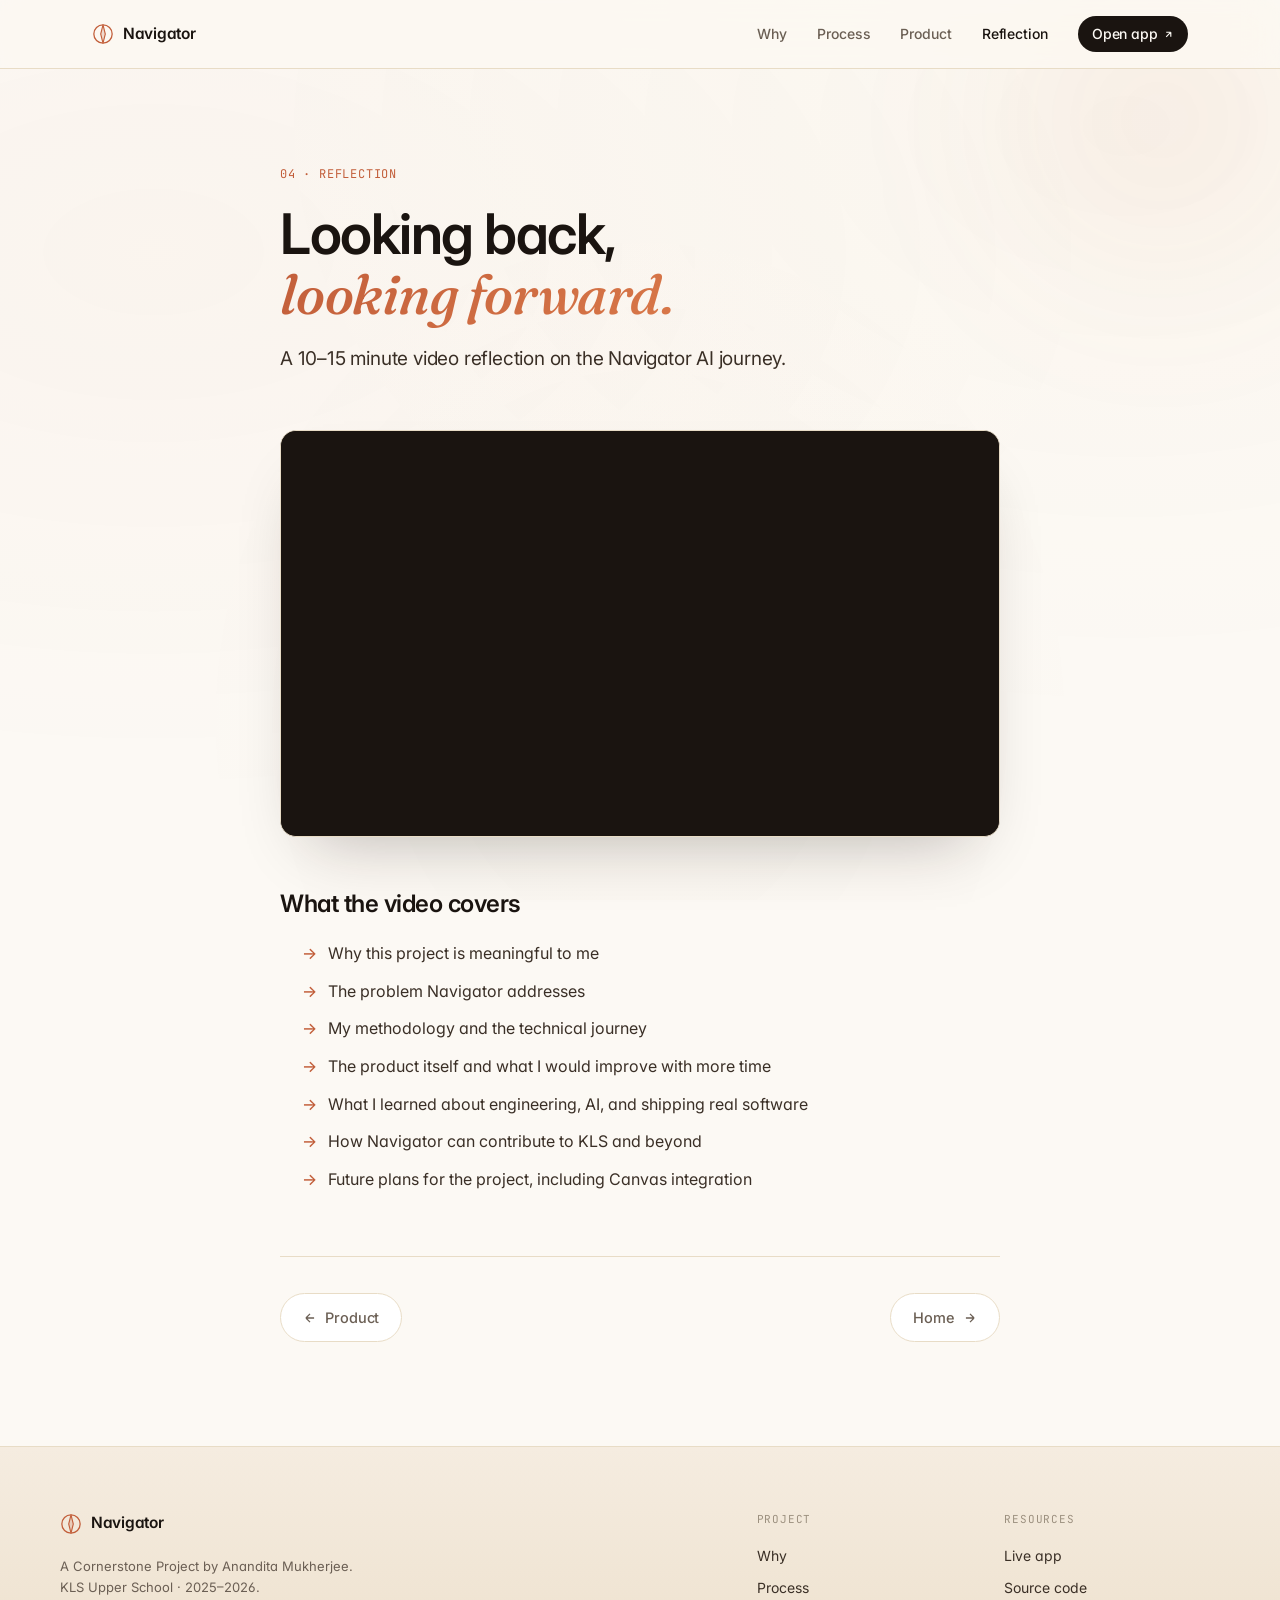
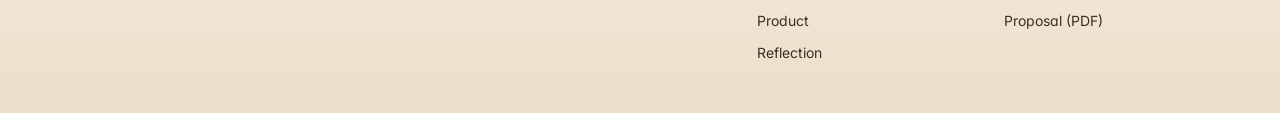
<file: reflection.html>
<!DOCTYPE html>
<html lang="en">
<head>
  <meta charset="UTF-8" />
  <meta name="viewport" content="width=device-width, initial-scale=1.0" />
  <title>Reflection · Navigator AI</title>
  <link rel="preconnect" href="https://fonts.googleapis.com" />
  <link rel="preconnect" href="https://fonts.gstatic.com" crossorigin />
  <link href="https://fonts.googleapis.com/css2?family=Fraunces:opsz,wght@9..144,400;9..144,500;9..144,600;9..144,700&family=Inter:wght@400;500;600;700&family=JetBrains+Mono:wght@400;500&display=swap" rel="stylesheet" />
  <link rel="icon" type="image/svg+xml" href="assets/favicon.svg" />
  <link rel="stylesheet" href="style.css" />
</head>
<body>
  <div class="paper-noise"></div>
  <div class="gradient-orb gradient-orb-1"></div>

  <nav class="topnav">
    <div class="topnav-inner">
      <a href="index.html" class="brand">
        <svg class="brand-mark" width="22" height="22" viewBox="0 0 24 24" fill="none">
          <circle cx="12" cy="12" r="10" stroke="currentColor" stroke-width="1.4"/>
          <path d="M12 2 L14.5 12 L12 22 L9.5 12 Z" fill="currentColor" fill-opacity="0.2" stroke="currentColor" stroke-width="1.2" stroke-linejoin="round"/>
        </svg>
        <span class="brand-text">Navigator</span>
      </a>
      <div class="topnav-links">
        <a href="why.html">Why</a>
        <a href="process.html">Process</a>
        <a href="product.html">Product</a>
        <a href="reflection.html" class="active">Reflection</a>
        <a href="https://navigator-ai-production.up.railway.app/" class="topnav-cta" target="_blank" rel="noopener">
          Open app
          <svg width="11" height="11" viewBox="0 0 24 24" fill="none" stroke="currentColor" stroke-width="2.5"><path d="M7 17L17 7M17 7H7M17 7V17"/></svg>
        </a>
      </div>
    </div>
  </nav>

  <main class="article-main">
    <article class="article">
      <header class="article-header reveal">
        <div class="article-eyebrow">04 &middot; Reflection</div>
        <h1 class="article-title">Looking back,<br/><em class="serif">looking forward.</em></h1>
        <p class="article-lede">A 10&ndash;15 minute video reflection on the Navigator AI journey.</p>
      </header>

      <div class="video-wrapper reveal" style="--delay: 0.1s">
        <iframe
          src="https://drive.google.com/file/d/1PW1tOZTIP5UT6UyAYVBTukfB2cNhjHh0/preview"
          title="Navigator AI Cornerstone Reflection"
          frameborder="0"
          allow="autoplay"
          allowfullscreen></iframe>
      </div>

      <section class="article-section reveal" style="--delay: 0.15s">
        <h2>What the video covers</h2>
        <ul class="reflection-list">
          <li>Why this project is meaningful to me</li>
          <li>The problem Navigator addresses</li>
          <li>My methodology and the technical journey</li>
          <li>The product itself and what I would improve with more time</li>
          <li>What I learned about engineering, AI, and shipping real software</li>
          <li>How Navigator can contribute to KLS and beyond</li>
          <li>Future plans for the project, including Canvas integration</li>
        </ul>
      </section>

      <nav class="article-nav reveal">
        <a href="product.html" class="article-nav-link">
          <svg width="14" height="14" viewBox="0 0 24 24" fill="none" stroke="currentColor" stroke-width="2.2"><path d="M19 12H5M5 12L12 19M5 12L12 5"/></svg>
          Product
        </a>
        <a href="index.html" class="article-nav-link article-nav-next">
          Home
          <svg width="14" height="14" viewBox="0 0 24 24" fill="none" stroke="currentColor" stroke-width="2.2"><path d="M5 12H19M19 12L12 5M19 12L12 19"/></svg>
        </a>
      </nav>
    </article>
  </main>

  <footer>
    <div class="footer-inner">
      <div class="footer-brand">
        <a href="index.html" class="brand">
          <svg class="brand-mark" width="22" height="22" viewBox="0 0 24 24" fill="none">
            <circle cx="12" cy="12" r="10" stroke="currentColor" stroke-width="1.4"/>
            <path d="M12 2 L14.5 12 L12 22 L9.5 12 Z" fill="currentColor" fill-opacity="0.2" stroke="currentColor" stroke-width="1.2" stroke-linejoin="round"/>
          </svg>
          <span class="brand-text">Navigator</span>
        </a>
        <p class="footer-tag">A Cornerstone Project by Anandita Mukherjee.<br/>KLS Upper School &middot; 2025&ndash;2026.</p>
      </div>
      <div class="footer-links">
        <div class="footer-col">
          <div class="footer-col-label">Project</div>
          <a href="why.html">Why</a>
          <a href="process.html">Process</a>
          <a href="product.html">Product</a>
          <a href="reflection.html">Reflection</a>
        </div>
        <div class="footer-col">
          <div class="footer-col-label">Resources</div>
          <a href="https://navigator-ai-production.up.railway.app/" target="_blank" rel="noopener">Live app</a>
          <a href="https://github.com/MAnandita/navigator-ai" target="_blank" rel="noopener">Source code</a>
          <a href="assets/cornerstone-proposal.pdf">Proposal (PDF)</a>
        </div>
      </div>
    </div>
  </footer>

  <script src="script.js"></script>
</body>
</html>
</file>
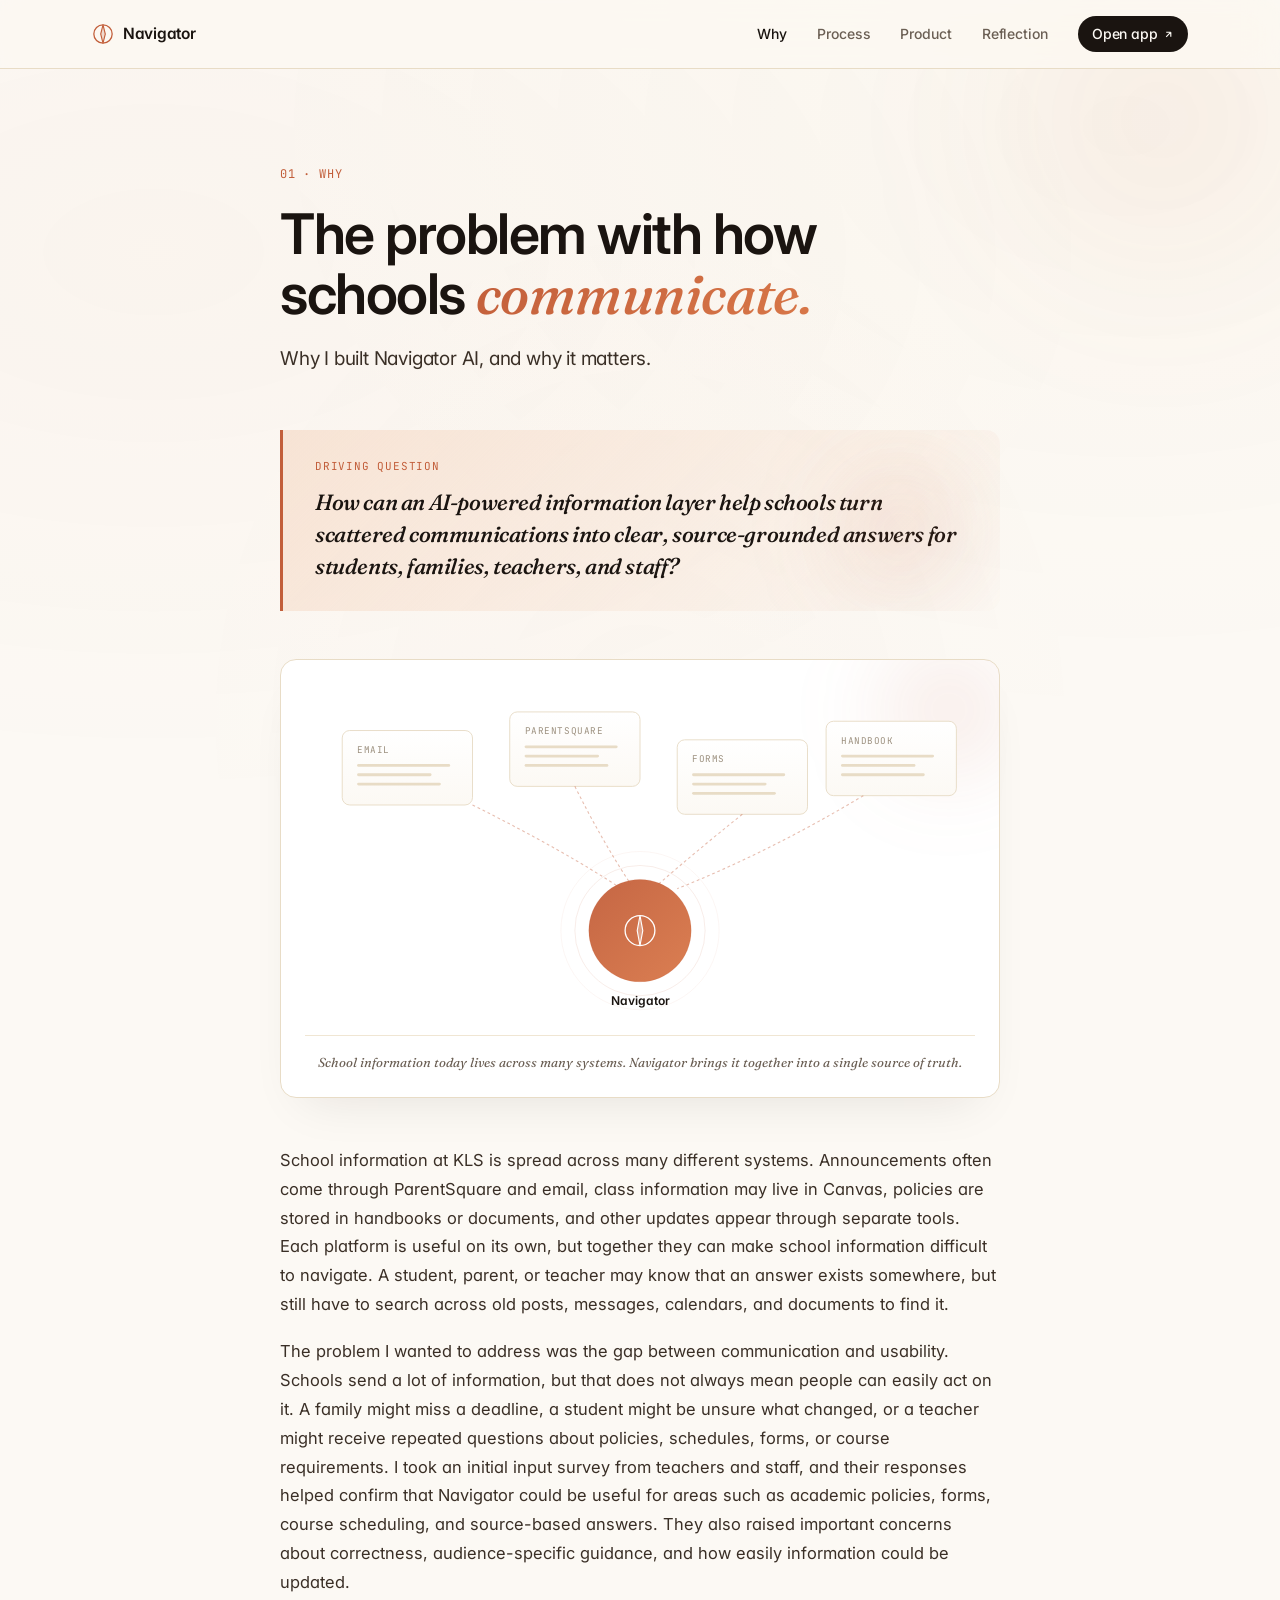
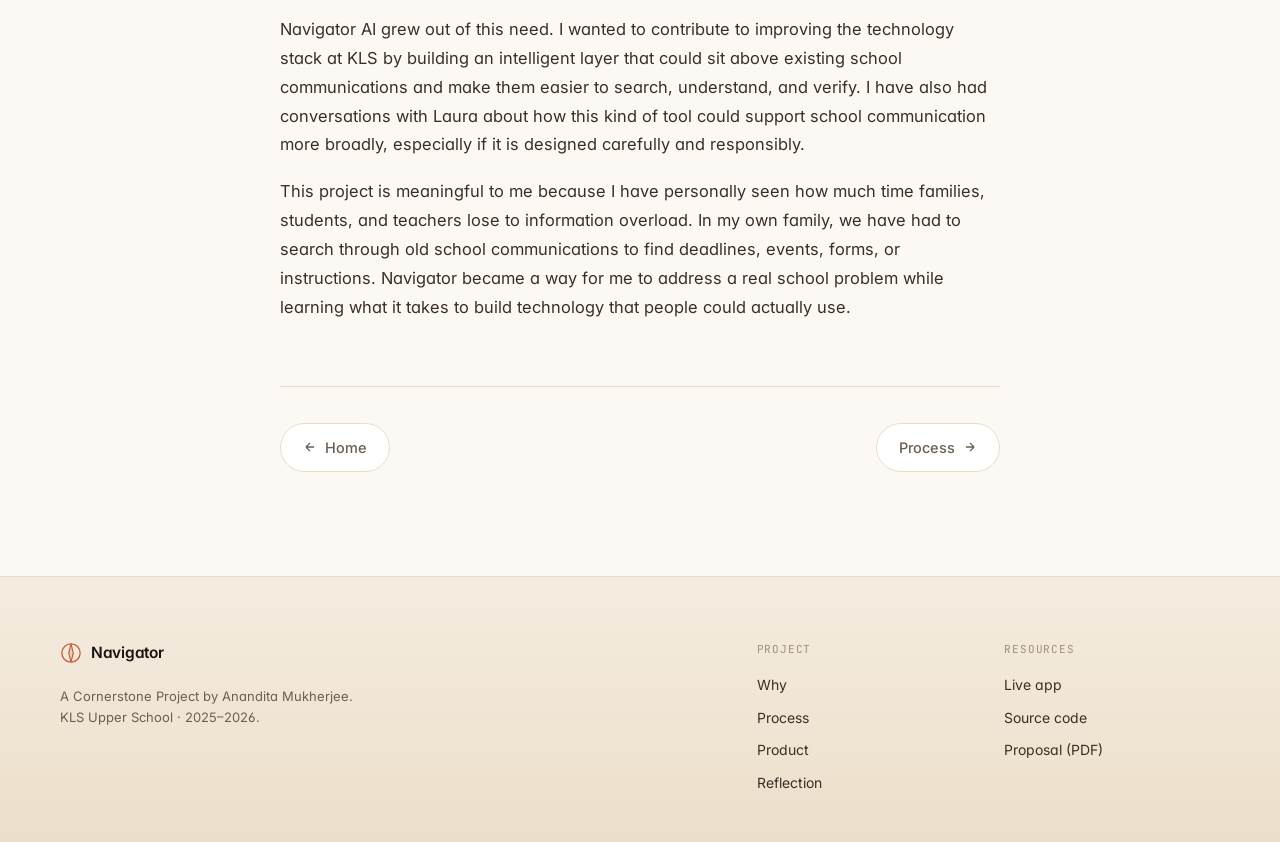
<file: why.html>
<!DOCTYPE html>
<html lang="en">
<head>
  <meta charset="UTF-8" />
  <meta name="viewport" content="width=device-width, initial-scale=1.0" />
  <title>Why · Navigator AI</title>
  <link rel="preconnect" href="https://fonts.googleapis.com" />
  <link rel="preconnect" href="https://fonts.gstatic.com" crossorigin />
  <link href="https://fonts.googleapis.com/css2?family=Fraunces:opsz,wght@9..144,400;9..144,500;9..144,600;9..144,700&family=Inter:wght@400;500;600;700&family=JetBrains+Mono:wght@400;500&display=swap" rel="stylesheet" />
  <link rel="icon" type="image/svg+xml" href="assets/favicon.svg" />
  <link rel="stylesheet" href="style.css" />
</head>
<body>
  <div class="paper-noise"></div>
  <div class="gradient-orb gradient-orb-1"></div>

  <nav class="topnav">
    <div class="topnav-inner">
      <a href="index.html" class="brand">
        <svg class="brand-mark" width="22" height="22" viewBox="0 0 24 24" fill="none">
          <circle cx="12" cy="12" r="10" stroke="currentColor" stroke-width="1.4"/>
          <path d="M12 2 L14.5 12 L12 22 L9.5 12 Z" fill="currentColor" fill-opacity="0.2" stroke="currentColor" stroke-width="1.2" stroke-linejoin="round"/>
        </svg>
        <span class="brand-text">Navigator</span>
      </a>
      <div class="topnav-links">
        <a href="why.html" class="active">Why</a>
        <a href="process.html">Process</a>
        <a href="product.html">Product</a>
        <a href="reflection.html">Reflection</a>
        <a href="https://navigator-ai-production.up.railway.app/" class="topnav-cta" target="_blank" rel="noopener">
          Open app
          <svg width="11" height="11" viewBox="0 0 24 24" fill="none" stroke="currentColor" stroke-width="2.5"><path d="M7 17L17 7M17 7H7M17 7V17"/></svg>
        </a>
      </div>
    </div>
  </nav>

  <main class="article-main">
    <article class="article">
      <header class="article-header reveal">
        <div class="article-eyebrow">01 &middot; Why</div>
        <h1 class="article-title">The problem with how schools <em class="serif">communicate.</em></h1>
        <p class="article-lede">Why I built Navigator AI, and why it matters.</p>
      </header>

      <div class="callout reveal" style="--delay: 0.1s">
        <div class="callout-label">Driving question</div>
        <p class="callout-text serif">
          How can an AI-powered information layer help schools turn scattered communications into clear, source-grounded answers for students, families, teachers, and staff?
        </p>
      </div>

      <!-- Scattered Sources Illustration -->
      <figure class="illustration reveal" style="--delay: 0.15s">
        <svg viewBox="0 0 720 360" xmlns="http://www.w3.org/2000/svg" class="illustration-svg">
          <defs>
            <linearGradient id="cardGrad" x1="0%" y1="0%" x2="0%" y2="100%">
              <stop offset="0%" stop-color="#ffffff"/>
              <stop offset="100%" stop-color="#fcf9f4"/>
            </linearGradient>
            <linearGradient id="navGrad" x1="0%" y1="0%" x2="100%" y2="100%">
              <stop offset="0%" stop-color="#c25e3a"/>
              <stop offset="100%" stop-color="#d97849"/>
            </linearGradient>
          </defs>
          <!-- Scattered source cards -->
          <g class="float-1">
            <rect x="40" y="50" width="140" height="80" rx="8" fill="url(#cardGrad)" stroke="#e8dcc6" stroke-width="1"/>
            <text x="56" y="74" font-family="JetBrains Mono, monospace" font-size="10" fill="#9c907f" letter-spacing="0.6">EMAIL</text>
            <rect x="56" y="86" width="100" height="3" rx="1.5" fill="#e8dcc6"/>
            <rect x="56" y="96" width="80" height="3" rx="1.5" fill="#e8dcc6"/>
            <rect x="56" y="106" width="90" height="3" rx="1.5" fill="#e8dcc6"/>
          </g>
          <g class="float-2">
            <rect x="220" y="30" width="140" height="80" rx="8" fill="url(#cardGrad)" stroke="#e8dcc6" stroke-width="1"/>
            <text x="236" y="54" font-family="JetBrains Mono, monospace" font-size="10" fill="#9c907f" letter-spacing="0.6">PARENTSQUARE</text>
            <rect x="236" y="66" width="100" height="3" rx="1.5" fill="#e8dcc6"/>
            <rect x="236" y="76" width="80" height="3" rx="1.5" fill="#e8dcc6"/>
            <rect x="236" y="86" width="90" height="3" rx="1.5" fill="#e8dcc6"/>
          </g>
          <g class="float-3">
            <rect x="400" y="60" width="140" height="80" rx="8" fill="url(#cardGrad)" stroke="#e8dcc6" stroke-width="1"/>
            <text x="416" y="84" font-family="JetBrains Mono, monospace" font-size="10" fill="#9c907f" letter-spacing="0.6">FORMS</text>
            <rect x="416" y="96" width="100" height="3" rx="1.5" fill="#e8dcc6"/>
            <rect x="416" y="106" width="80" height="3" rx="1.5" fill="#e8dcc6"/>
            <rect x="416" y="116" width="90" height="3" rx="1.5" fill="#e8dcc6"/>
          </g>
          <g class="float-1">
            <rect x="560" y="40" width="140" height="80" rx="8" fill="url(#cardGrad)" stroke="#e8dcc6" stroke-width="1"/>
            <text x="576" y="64" font-family="JetBrains Mono, monospace" font-size="10" fill="#9c907f" letter-spacing="0.6">HANDBOOK</text>
            <rect x="576" y="76" width="100" height="3" rx="1.5" fill="#e8dcc6"/>
            <rect x="576" y="86" width="80" height="3" rx="1.5" fill="#e8dcc6"/>
            <rect x="576" y="96" width="90" height="3" rx="1.5" fill="#e8dcc6"/>
          </g>
          <!-- Connecting lines to Navigator hub -->
          <path d="M 180 130 Q 280 180 340 220" stroke="#c25e3a" stroke-width="1.2" fill="none" opacity="0.4" stroke-dasharray="3 3"/>
          <path d="M 290 110 Q 320 170 350 215" stroke="#c25e3a" stroke-width="1.2" fill="none" opacity="0.4" stroke-dasharray="3 3"/>
          <path d="M 470 140 Q 420 180 380 215" stroke="#c25e3a" stroke-width="1.2" fill="none" opacity="0.4" stroke-dasharray="3 3"/>
          <path d="M 600 120 Q 500 180 400 220" stroke="#c25e3a" stroke-width="1.2" fill="none" opacity="0.4" stroke-dasharray="3 3"/>
          <!-- Navigator hub -->
          <circle cx="360" cy="265" r="55" fill="url(#navGrad)" opacity="0.95"/>
          <circle cx="360" cy="265" r="55" fill="none" stroke="#c25e3a" stroke-width="0.6" opacity="0.3"/>
          <circle cx="360" cy="265" r="70" fill="none" stroke="#c25e3a" stroke-width="0.6" opacity="0.2"/>
          <circle cx="360" cy="265" r="85" fill="none" stroke="#c25e3a" stroke-width="0.6" opacity="0.1"/>
          <g transform="translate(360, 265)">
            <circle cx="0" cy="0" r="16" fill="none" stroke="white" stroke-width="1.4"/>
            <path d="M0 -16 L3 0 L0 16 L-3 0 Z" fill="white" fill-opacity="0.3" stroke="white" stroke-width="1.2" stroke-linejoin="round"/>
          </g>
          <text x="360" y="345" text-anchor="middle" font-family="Inter, sans-serif" font-size="13" fill="#1a1410" font-weight="600">Navigator</text>
        </svg>
        <figcaption>School information today lives across many systems. Navigator brings it together into a single source of truth.</figcaption>
      </figure>

      <section class="article-section reveal" style="--delay: 0.2s">
        <p>
          School information at KLS is spread across many different systems. Announcements often come through ParentSquare and email, class information may live in Canvas, policies are stored in handbooks or documents, and other updates appear through separate tools. Each platform is useful on its own, but together they can make school information difficult to navigate. A student, parent, or teacher may know that an answer exists somewhere, but still have to search across old posts, messages, calendars, and documents to find it.
        </p>
        <p>
          The problem I wanted to address was the gap between communication and usability. Schools send a lot of information, but that does not always mean people can easily act on it. A family might miss a deadline, a student might be unsure what changed, or a teacher might receive repeated questions about policies, schedules, forms, or course requirements. I took an initial input survey from teachers and staff, and their responses helped confirm that Navigator could be useful for areas such as academic policies, forms, course scheduling, and source-based answers. They also raised important concerns about correctness, audience-specific guidance, and how easily information could be updated.
        </p>
        <p>
          Navigator AI grew out of this need. I wanted to contribute to improving the technology stack at KLS by building an intelligent layer that could sit above existing school communications and make them easier to search, understand, and verify. I have also had conversations with Laura about how this kind of tool could support school communication more broadly, especially if it is designed carefully and responsibly.
        </p>
        <p>
          This project is meaningful to me because I have personally seen how much time families, students, and teachers lose to information overload. In my own family, we have had to search through old school communications to find deadlines, events, forms, or instructions. Navigator became a way for me to address a real school problem while learning what it takes to build technology that people could actually use.
        </p>
      </section>

      <nav class="article-nav reveal" style="--delay: 0.25s">
        <a href="index.html" class="article-nav-link">
          <svg width="14" height="14" viewBox="0 0 24 24" fill="none" stroke="currentColor" stroke-width="2.2"><path d="M19 12H5M5 12L12 19M5 12L12 5"/></svg>
          Home
        </a>
        <a href="process.html" class="article-nav-link article-nav-next">
          Process
          <svg width="14" height="14" viewBox="0 0 24 24" fill="none" stroke="currentColor" stroke-width="2.2"><path d="M5 12H19M19 12L12 5M19 12L12 19"/></svg>
        </a>
      </nav>
    </article>
  </main>

  <footer>
    <div class="footer-inner">
      <div class="footer-brand">
        <a href="index.html" class="brand">
          <svg class="brand-mark" width="22" height="22" viewBox="0 0 24 24" fill="none">
            <circle cx="12" cy="12" r="10" stroke="currentColor" stroke-width="1.4"/>
            <path d="M12 2 L14.5 12 L12 22 L9.5 12 Z" fill="currentColor" fill-opacity="0.2" stroke="currentColor" stroke-width="1.2" stroke-linejoin="round"/>
          </svg>
          <span class="brand-text">Navigator</span>
        </a>
        <p class="footer-tag">A Cornerstone Project by Anandita Mukherjee.<br/>KLS Upper School &middot; 2025&ndash;2026.</p>
      </div>
      <div class="footer-links">
        <div class="footer-col">
          <div class="footer-col-label">Project</div>
          <a href="why.html">Why</a>
          <a href="process.html">Process</a>
          <a href="product.html">Product</a>
          <a href="reflection.html">Reflection</a>
        </div>
        <div class="footer-col">
          <div class="footer-col-label">Resources</div>
          <a href="https://navigator-ai-production.up.railway.app/" target="_blank" rel="noopener">Live app</a>
          <a href="https://github.com/MAnandita/navigator-ai" target="_blank" rel="noopener">Source code</a>
          <a href="assets/cornerstone-proposal.pdf">Proposal (PDF)</a>
        </div>
      </div>
    </div>
  </footer>

  <script src="script.js"></script>
</body>
</html>
</file>
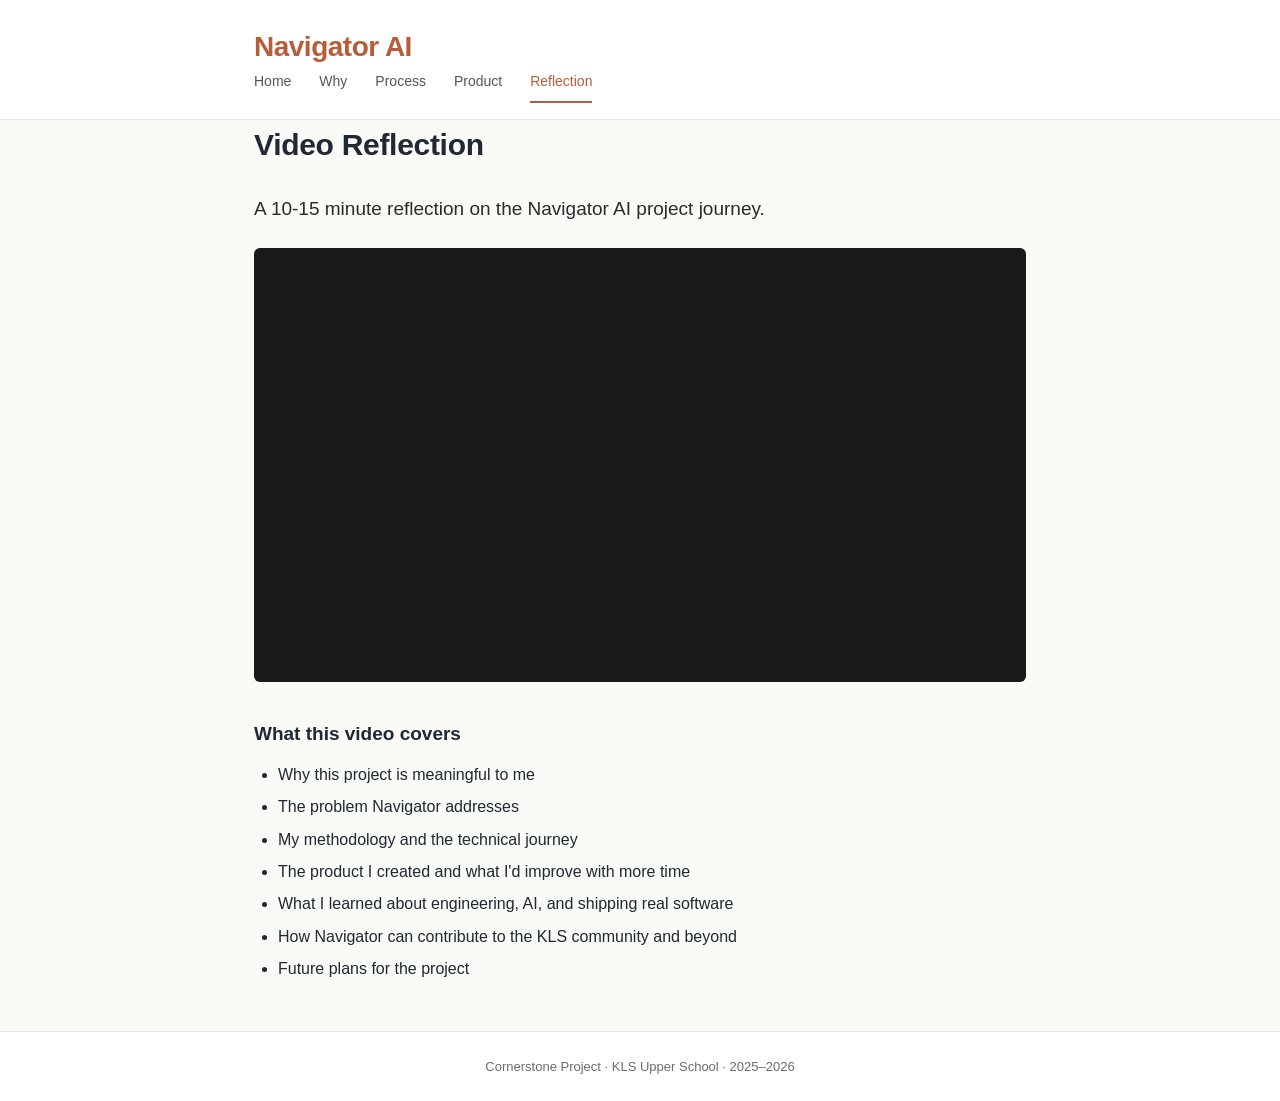
<file: .backup/reflection.html>
<!DOCTYPE html>
<html lang="en">
<head>
  <meta charset="UTF-8">
  <meta name="viewport" content="width=device-width, initial-scale=1.0">
  <title>Reflection · Navigator AI</title>
  <link rel="stylesheet" href="style.css">
</head>
<body>
  <header>
    <div class="container">
      <h1>Navigator AI</h1>
      <nav>
        <a href="index.html">Home</a>
        <a href="why.html">Why</a>
        <a href="process.html">Process</a>
        <a href="product.html">Product</a>
        <a href="reflection.html" class="active">Reflection</a>
      </nav>
    </div>
  </header>

  <main class="container">
    <article class="page">
      <h2>Video Reflection</h2>
      <p class="lede">
        A 10-15 minute reflection on the Navigator AI project journey.
      </p>

      <div class="video-wrapper">
        <!-- Replace VIDEO_ID with your actual YouTube video ID -->
        <iframe
          src="https://www.youtube.com/embed/VIDEO_ID"
          title="Navigator AI Cornerstone Reflection"
          frameborder="0"
          allow="accelerometer; autoplay; clipboard-write; encrypted-media; gyroscope; picture-in-picture"
          allowfullscreen></iframe>
      </div>

      <h3>What this video covers</h3>
      <ul>
        <li>Why this project is meaningful to me</li>
        <li>The problem Navigator addresses</li>
        <li>My methodology and the technical journey</li>
        <li>The product I created and what I'd improve with more time</li>
        <li>What I learned about engineering, AI, and shipping real software</li>
        <li>How Navigator can contribute to the KLS community and beyond</li>
        <li>Future plans for the project</li>
      </ul>
    </article>
  </main>

  <footer>
    <div class="container">
      <p>Cornerstone Project · KLS Upper School · 2025–2026</p>
    </div>
  </footer>
</body>
</html>
</file>
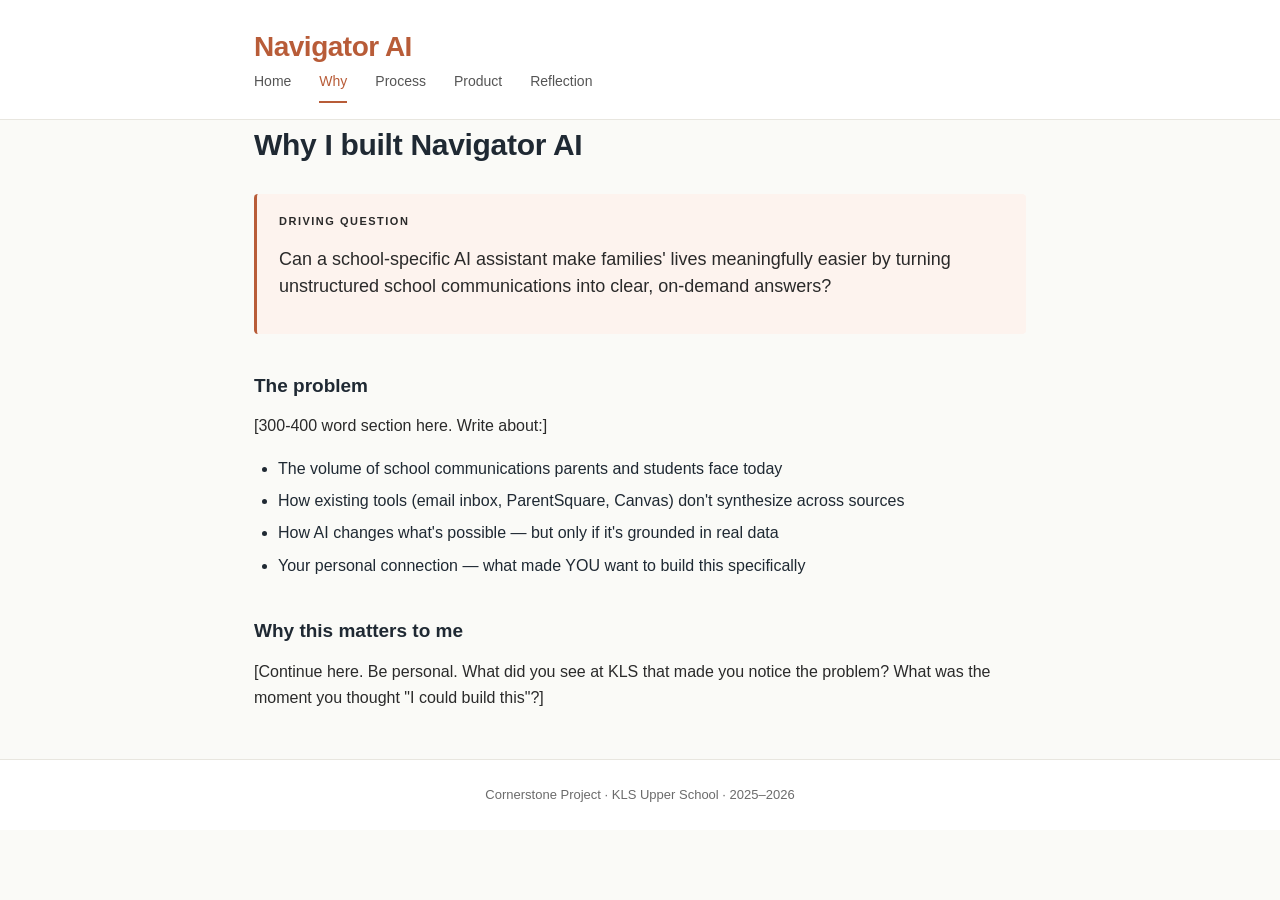
<file: .backup/why.html>
<!DOCTYPE html>
<html lang="en">
<head>
  <meta charset="UTF-8">
  <meta name="viewport" content="width=device-width, initial-scale=1.0">
  <title>Why · Navigator AI</title>
  <link rel="stylesheet" href="style.css">
</head>
<body>
  <header>
    <div class="container">
      <h1>Navigator AI</h1>
      <nav>
        <a href="index.html">Home</a>
        <a href="why.html" class="active">Why</a>
        <a href="process.html">Process</a>
        <a href="product.html">Product</a>
        <a href="reflection.html">Reflection</a>
      </nav>
    </div>
  </header>

  <main class="container">
    <article class="page">
      <h2>Why I built Navigator AI</h2>

      <div class="callout">
        <p class="callout-label">Driving question</p>
        <p class="callout-text">
          Can a school-specific AI assistant make families' lives meaningfully
          easier by turning unstructured school communications into clear,
          on-demand answers?
        </p>
      </div>

      <h3>The problem</h3>
      <p>
        [300-400 word section here. Write about:]
      </p>
      <ul>
        <li>The volume of school communications parents and students face today</li>
        <li>How existing tools (email inbox, ParentSquare, Canvas) don't synthesize across sources</li>
        <li>How AI changes what's possible — but only if it's grounded in real data</li>
        <li>Your personal connection — what made YOU want to build this specifically</li>
      </ul>

      <h3>Why this matters to me</h3>
      <p>
        [Continue here. Be personal. What did you see at KLS that made you
        notice the problem? What was the moment you thought "I could build
        this"?]
      </p>
    </article>
  </main>

  <footer>
    <div class="container">
      <p>Cornerstone Project · KLS Upper School · 2025–2026</p>
    </div>
  </footer>
</body>
</html>
</file>
<file: style.css>
:root {
  --paper: #fcf9f4;
  --paper-warm: #f5ece0;
  --paper-deep: #ecdfca;
  --ink: #1a1410;
  --ink-soft: #3a2f26;
  --ink-mute: #6b5f54;
  --ink-faint: #9c907f;
  --rule: #e8dcc6;
  --rule-soft: #f0e6d3;
  --sienna: #c25e3a;
  --sienna-deep: #a44a2a;
  --sienna-warm: #d97849;
  --sienna-soft: #f7e3d4;
  --sienna-tint: #fbf0e6;
  --sienna-glow: rgba(194, 94, 58, 0.16);
  --gold: #d4a554;
  --max-w: 1160px;
  --max-w-article: 720px;
}

* { margin: 0; padding: 0; box-sizing: border-box; }

html { scroll-behavior: smooth; }

body {
  font-family: 'Inter', -apple-system, BlinkMacSystemFont, 'Helvetica Neue', sans-serif;
  background: var(--paper);
  color: var(--ink);
  -webkit-font-smoothing: antialiased;
  -moz-osx-font-smoothing: grayscale;
  line-height: 1.6;
  font-feature-settings: 'ss01', 'cv11';
  overflow-x: hidden;
}

.serif {
  font-family: 'Fraunces', 'Times New Roman', Georgia, serif;
  font-style: italic;
  font-weight: 500;
  letter-spacing: -0.01em;
}

/* Background layers */
.paper-noise {
  position: fixed; inset: 0; pointer-events: none; z-index: 0; opacity: 0.6;
  background-image:
    radial-gradient(at 12% 28%, rgba(194, 94, 58, 0.05) 0px, transparent 60%),
    radial-gradient(at 88% 14%, rgba(212, 165, 84, 0.04) 0px, transparent 55%),
    radial-gradient(at 50% 80%, rgba(194, 94, 58, 0.03) 0px, transparent 50%);
}

.gradient-orb {
  position: fixed; border-radius: 50%; filter: blur(80px);
  pointer-events: none; z-index: 0; opacity: 0.5;
}

.gradient-orb-1 {
  width: 480px; height: 480px;
  background: radial-gradient(circle, rgba(194, 94, 58, 0.16) 0%, transparent 70%);
  top: -120px; right: -120px;
  animation: drift-1 22s ease-in-out infinite;
}

.gradient-orb-2 {
  width: 520px; height: 520px;
  background: radial-gradient(circle, rgba(212, 165, 84, 0.12) 0%, transparent 70%);
  top: 35%; left: -180px;
  animation: drift-2 28s ease-in-out infinite;
}

@keyframes drift-1 {
  0%, 100% { transform: translate(0, 0) scale(1); }
  50% { transform: translate(-30px, 40px) scale(1.08); }
}

@keyframes drift-2 {
  0%, 100% { transform: translate(0, 0) scale(1); }
  50% { transform: translate(40px, -30px) scale(0.94); }
}

/* Top navigation */
.topnav {
  position: sticky; top: 0; z-index: 50;
  background: rgba(252, 249, 244, 0.78);
  backdrop-filter: saturate(180%) blur(16px);
  -webkit-backdrop-filter: saturate(180%) blur(16px);
  border-bottom: 1px solid var(--rule);
}

.topnav-inner {
  max-width: var(--max-w); margin: 0 auto; padding: 16px 32px;
  display: flex; align-items: center; justify-content: space-between; gap: 24px;
}

.brand {
  display: inline-flex; align-items: center; gap: 9px;
  text-decoration: none; color: var(--ink); font-weight: 600;
  font-size: 15.5px; letter-spacing: -0.3px;
}

.brand-mark { color: var(--sienna); flex-shrink: 0; }

.topnav-links { display: flex; align-items: center; gap: 30px; }

.topnav-links a {
  color: var(--ink-mute); text-decoration: none; font-size: 14px;
  font-weight: 500; transition: color 0.15s; letter-spacing: -0.1px;
}

.topnav-links a:hover { color: var(--ink); }
.topnav-links a.active { color: var(--ink); }

.topnav-cta {
  display: inline-flex !important; align-items: center; gap: 5px;
  color: var(--paper) !important; background: var(--ink);
  padding: 7px 14px; border-radius: 999px; transition: all 0.2s;
}

.topnav-cta:hover {
  background: var(--sienna); color: var(--paper) !important; transform: translateY(-1px);
}

main { position: relative; z-index: 1; }

/* Hero */
.hero {
  max-width: var(--max-w); margin: 0 auto; padding: 96px 32px 80px;
  display: grid; grid-template-columns: 1fr; gap: 64px;
}

@media (min-width: 980px) {
  .hero {
    grid-template-columns: 1.05fr 1fr; align-items: center;
    padding: 120px 32px 104px;
  }
}

.hero-eyebrow {
  display: inline-flex; align-items: center; gap: 9px;
  font-family: 'JetBrains Mono', monospace; font-size: 12px;
  color: var(--sienna); letter-spacing: 0.4px; margin-bottom: 28px;
  text-transform: uppercase;
}

.eyebrow-dot {
  display: inline-block; width: 7px; height: 7px; background: var(--sienna);
  border-radius: 50%; box-shadow: 0 0 0 4px var(--sienna-glow);
  animation: pulse 2.4s ease-in-out infinite;
}

@keyframes pulse {
  0%, 100% { box-shadow: 0 0 0 4px var(--sienna-glow); }
  50% { box-shadow: 0 0 0 8px rgba(194, 94, 58, 0.04); }
}

.hero-title {
  font-family: 'Inter', sans-serif;
  font-size: clamp(40px, 5.8vw, 68px);
  font-weight: 600; letter-spacing: -1.9px; line-height: 1.02;
  color: var(--ink); margin-bottom: 26px;
}

.hero-title .serif {
  font-weight: 500; font-size: 1em; letter-spacing: -0.01em;
  background: linear-gradient(135deg, var(--sienna) 0%, var(--sienna-warm) 100%);
  -webkit-background-clip: text; background-clip: text; -webkit-text-fill-color: transparent;
  padding-right: 0.2em;
}

.hero-lede {
  font-size: 19px; color: var(--ink-soft); line-height: 1.55;
  margin-bottom: 36px; max-width: 520px; letter-spacing: -0.2px;
}

.hero-cta { display: flex; gap: 12px; flex-wrap: wrap; }

.btn-primary {
  display: inline-flex; align-items: center; gap: 8px;
  padding: 13px 24px; background: var(--ink); color: var(--paper);
  border-radius: 999px; text-decoration: none;
  font-size: 14.5px; font-weight: 500; letter-spacing: -0.1px;
  transition: all 0.2s; box-shadow: 0 8px 24px -8px rgba(26, 20, 16, 0.4);
}

.btn-primary:hover {
  background: var(--sienna); transform: translateY(-2px);
  box-shadow: 0 12px 28px -8px rgba(194, 94, 58, 0.45);
}

.btn-ghost {
  display: inline-flex; align-items: center; padding: 13px 24px;
  border-radius: 999px; color: var(--ink); text-decoration: none;
  font-size: 14.5px; font-weight: 500; letter-spacing: -0.1px;
  border: 1px solid var(--rule); background: rgba(255, 255, 255, 0.6);
  transition: all 0.18s;
}

.btn-ghost:hover {
  border-color: var(--ink); background: white; transform: translateY(-2px);
}

/* Answer card */
.hero-visual { position: relative; }
.answer-card-wrap { position: relative; }
.answer-card-wrap::before {
  content: ''; position: absolute; inset: -20px;
  background: radial-gradient(circle at 50% 50%, var(--sienna-glow) 0%, transparent 65%);
  filter: blur(40px); z-index: -1; opacity: 0.7;
}

.answer-card {
  background: white; border: 1px solid var(--rule); border-radius: 18px;
  overflow: hidden;
  box-shadow:
    0 1px 0 rgba(255, 255, 255, 0.8) inset,
    0 0 0 1px rgba(232, 220, 198, 0.4),
    0 40px 80px -32px rgba(26, 20, 16, 0.22),
    0 16px 32px -16px rgba(26, 20, 16, 0.08);
  transition: transform 0.4s cubic-bezier(0.16, 1, 0.3, 1);
}

.answer-card:hover { transform: translateY(-4px); }

.answer-card-bar {
  display: flex; align-items: center; justify-content: space-between;
  padding: 14px 18px;
  background: linear-gradient(180deg, var(--paper-warm) 0%, #f0e3d0 100%);
  border-bottom: 1px solid var(--rule);
  font-size: 12px; font-family: 'JetBrains Mono', monospace; color: var(--ink-mute);
}

.bar-label { display: inline-flex; align-items: center; gap: 8px; color: var(--sienna); font-weight: 500; }

.bar-dot {
  width: 7px; height: 7px; background: var(--sienna); border-radius: 50%;
  animation: pulse-sm 1.8s ease-in-out infinite;
}

@keyframes pulse-sm {
  0%, 100% { opacity: 1; box-shadow: 0 0 0 0 var(--sienna-glow); }
  50% { opacity: 0.6; box-shadow: 0 0 0 4px transparent; }
}

.bar-meta { font-size: 11px; color: var(--ink-faint); }
.bar-controls { display: inline-flex; gap: 5px; }
.bar-control { width: 9px; height: 9px; border-radius: 50%; background: rgba(26, 20, 16, 0.12); }

.answer-card-body { padding: 24px; }

.query-row {
  display: flex; align-items: flex-start; gap: 14px;
  padding-bottom: 20px; margin-bottom: 20px;
  border-bottom: 1px solid var(--rule-soft);
}

.response-row { display: flex; align-items: flex-start; gap: 14px; }

.row-avatar {
  flex-shrink: 0; width: 28px; height: 28px; border-radius: 50%;
  display: flex; align-items: center; justify-content: center;
  font-size: 11px; font-weight: 600; letter-spacing: -0.3px; margin-top: 1px;
}

.query-avatar { background: linear-gradient(135deg, var(--ink) 0%, var(--ink-soft) 100%); color: var(--paper); }
.response-avatar { background: linear-gradient(135deg, var(--sienna) 0%, var(--sienna-warm) 100%); color: white; }

.query-text {
  flex: 1; font-size: 15px; color: var(--ink); font-weight: 500;
  line-height: 1.5; letter-spacing: -0.2px; padding-top: 5px;
}

.response-content { flex: 1; }

.response-text {
  font-size: 14.5px; color: var(--ink-soft); line-height: 1.7;
  min-height: 130px; letter-spacing: -0.1px;
}

.response-text::after {
  content: '▍'; color: var(--sienna); animation: blink 1s infinite; margin-left: 1px;
}

.response-text.done::after { display: none; }

@keyframes blink {
  0%, 50% { opacity: 1; }
  51%, 100% { opacity: 0; }
}

.cite-pill {
  display: inline-block; font-size: 10px; padding: 1px 6px; margin: 0 1px;
  background: var(--sienna-soft); color: var(--sienna-deep); border-radius: 4px;
  font-family: 'JetBrains Mono', monospace; font-weight: 500;
  vertical-align: 1px; letter-spacing: 0.4px; transition: all 0.15s;
}

.cite-pill:hover { background: var(--sienna); color: white; }

.sources-row {
  margin-top: 20px; padding-top: 18px; border-top: 1px solid var(--rule-soft);
  opacity: 0; transform: translateY(6px);
  transition: opacity 0.6s ease, transform 0.6s ease;
}

.sources-row.visible { opacity: 1; transform: translateY(0); }

.sources-label {
  display: inline-flex; align-items: center; gap: 6px;
  font-family: 'JetBrains Mono', monospace; font-size: 11px;
  text-transform: uppercase; color: var(--ink-faint);
  letter-spacing: 0.6px; margin-bottom: 10px;
}

.sources-list { display: flex; gap: 8px; flex-wrap: wrap; }

.source-chip {
  display: inline-flex; align-items: center; gap: 7px;
  padding: 6px 12px 6px 8px; background: var(--paper);
  border: 1px solid var(--rule); border-radius: 999px;
  font-size: 12px; color: var(--ink-soft);
  transition: all 0.15s; cursor: default;
}

.source-chip:hover {
  border-color: var(--sienna); background: white; transform: translateY(-1px);
}

.source-num {
  font-family: 'JetBrains Mono', monospace; font-size: 10px;
  background: var(--sienna); color: white; padding: 2px 5px;
  border-radius: 4px; font-weight: 500;
}

/* Strip (stats) */
.strip {
  border-top: 1px solid var(--rule); border-bottom: 1px solid var(--rule);
  background: rgba(255, 255, 255, 0.4);
}

.strip-inner {
  max-width: var(--max-w); margin: 0 auto; padding: 40px 32px;
  display: flex; align-items: center; justify-content: space-between;
  flex-wrap: wrap; gap: 28px;
}

.strip-item { flex: 1; min-width: 180px; display: flex; align-items: baseline; gap: 16px; }

.strip-num {
  font-family: 'Fraunces', serif; font-style: italic; font-weight: 500;
  font-size: 40px; color: var(--sienna); letter-spacing: -1.2px; line-height: 1;
}

.strip-label { font-size: 12.5px; color: var(--ink-mute); line-height: 1.4; }

.strip-divider { width: 1px; height: 40px; background: var(--rule); flex-shrink: 0; }

@media (max-width: 900px) { .strip-divider { display: none; } }

/* How it works */
.how { max-width: var(--max-w); margin: 0 auto; padding: 110px 32px; }

.how-header { margin-bottom: 64px; max-width: 720px; }

.section-eyebrow {
  font-family: 'JetBrains Mono', monospace; font-size: 12px;
  color: var(--sienna); text-transform: uppercase;
  letter-spacing: 0.8px; margin-bottom: 16px;
}

.section-title {
  font-size: clamp(30px, 4vw, 46px); font-weight: 600;
  letter-spacing: -1.2px; line-height: 1.1; color: var(--ink);
}

.section-title .serif {
  background: linear-gradient(135deg, var(--sienna) 0%, var(--sienna-warm) 100%);
  -webkit-background-clip: text; background-clip: text; -webkit-text-fill-color: transparent;
  font-weight: 500;
  padding-right: 0.2em;
}

.how-grid { display: grid; grid-template-columns: 1fr; gap: 18px; align-items: stretch; }

@media (min-width: 800px) {
  .how-grid { grid-template-columns: 1fr auto 1fr auto 1fr auto 1fr; gap: 12px; }
}

.how-step {
  padding: 28px 26px; background: white; border: 1px solid var(--rule);
  border-radius: 14px; transition: all 0.3s cubic-bezier(0.16, 1, 0.3, 1);
}

.how-step:hover {
  border-color: var(--sienna); transform: translateY(-4px);
  box-shadow: 0 24px 48px -24px rgba(194, 94, 58, 0.22);
}

.how-step-num {
  display: inline-block; font-family: 'JetBrains Mono', monospace;
  font-size: 11px; color: var(--sienna); background: var(--sienna-soft);
  padding: 4px 9px; border-radius: 5px; letter-spacing: 0.6px;
  margin-bottom: 18px; font-weight: 500;
}

.how-step h3 {
  font-size: 19px; font-weight: 600; letter-spacing: -0.4px;
  margin-bottom: 10px; color: var(--ink);
}

.how-step p { font-size: 14px; color: var(--ink-mute); line-height: 1.6; }

.how-connector { display: none; }

@media (min-width: 800px) {
  .how-connector {
    display: flex; align-items: center; justify-content: center; width: 18px;
  }
  .how-connector::after { content: '→'; color: var(--ink-faint); font-size: 16px; }
}

/* Quote section */
.quote-section {
  background: linear-gradient(180deg, var(--paper-warm) 0%, #f0e3d0 100%);
  border-top: 1px solid var(--rule); border-bottom: 1px solid var(--rule);
  padding: 104px 32px; text-align: center; position: relative; overflow: hidden;
}

.quote-section::before {
  content: ''; position: absolute; top: 50%; left: 50%;
  width: 600px; height: 600px;
  background: radial-gradient(circle, var(--sienna-glow) 0%, transparent 60%);
  filter: blur(80px); transform: translate(-50%, -50%); pointer-events: none;
}

.quote-inner { max-width: 820px; margin: 0 auto; position: relative; }

.quote-mark { font-size: 100px; color: var(--sienna); line-height: 1; height: 55px; opacity: 0.5; }

.quote-section blockquote {
  font-family: 'Fraunces', serif; font-style: italic; font-weight: 400;
  font-size: clamp(24px, 3.4vw, 36px); line-height: 1.35;
  color: var(--ink); letter-spacing: -0.6px; margin: 16px 0 28px;
}

.quote-attr {
  font-family: 'JetBrains Mono', monospace; font-size: 12px;
  color: var(--ink-mute); letter-spacing: 0.4px;
}

/* Pages section */
.pages-section { max-width: var(--max-w); margin: 0 auto; padding: 110px 32px; }

.pages-header { margin-bottom: 56px; }

.page-grid {
  display: grid; grid-template-columns: repeat(auto-fit, minmax(240px, 1fr)); gap: 18px;
}

.page-card {
  display: flex; flex-direction: column; padding: 30px 28px;
  background: white; border: 1px solid var(--rule); border-radius: 16px;
  text-decoration: none; color: inherit;
  transition: all 0.3s cubic-bezier(0.16, 1, 0.3, 1);
  position: relative; overflow: hidden;
}

.page-card::before {
  content: ''; position: absolute; inset: 0;
  background: linear-gradient(135deg, transparent 50%, var(--sienna-soft) 100%);
  opacity: 0; transition: opacity 0.4s; pointer-events: none;
}

.page-card::after {
  content: ''; position: absolute; top: 0; left: 0; right: 0; height: 2px;
  background: linear-gradient(90deg, var(--sienna), var(--sienna-warm));
  transform: scaleX(0); transform-origin: left;
  transition: transform 0.4s cubic-bezier(0.16, 1, 0.3, 1);
}

.page-card:hover {
  border-color: var(--sienna); transform: translateY(-4px);
  box-shadow: 0 28px 56px -24px rgba(194, 94, 58, 0.28);
}

.page-card:hover::before { opacity: 1; }
.page-card:hover::after { transform: scaleX(1); }

.page-card-top { position: relative; z-index: 1; }

.page-card-num {
  font-family: 'JetBrains Mono', monospace; font-size: 11px;
  color: var(--ink-faint); margin-bottom: 18px; letter-spacing: 0.6px;
}

.page-card h3 {
  font-size: 22px; font-weight: 600; letter-spacing: -0.5px;
  margin-bottom: 10px; color: var(--ink);
}

.page-card p {
  position: relative; z-index: 1; font-size: 14px;
  color: var(--ink-mute); line-height: 1.55; flex: 1; margin-bottom: 24px;
}

.page-card-bottom {
  display: flex; align-items: center; justify-content: space-between;
  position: relative; z-index: 1;
}

.page-card-meta {
  font-family: 'JetBrains Mono', monospace; font-size: 11px;
  color: var(--ink-faint); letter-spacing: 0.5px;
}

.page-card-arrow {
  font-size: 18px; color: var(--sienna);
  transition: transform 0.25s cubic-bezier(0.16, 1, 0.3, 1);
}

.page-card:hover .page-card-arrow { transform: translateX(6px); }

/* Article pages */
.article-main { position: relative; z-index: 1; padding: 96px 32px 104px; }

.article { max-width: var(--max-w-article); margin: 0 auto; }

.article-header { margin-bottom: 56px; }

.article-eyebrow {
  font-family: 'JetBrains Mono', monospace; font-size: 12px;
  color: var(--sienna); text-transform: uppercase;
  letter-spacing: 0.8px; margin-bottom: 20px;
}

.article-title {
  font-size: clamp(38px, 5vw, 56px); font-weight: 600;
  letter-spacing: -1.5px; line-height: 1.06; margin-bottom: 20px; color: var(--ink);
}

.article-title .serif {
  background: linear-gradient(135deg, var(--sienna) 0%, var(--sienna-warm) 100%);
  -webkit-background-clip: text; background-clip: text; -webkit-text-fill-color: transparent;
  font-weight: 500;
  padding-right: 0.2em;
}

.article-lede {
  font-size: 19px; color: var(--ink-soft); line-height: 1.55;
  max-width: 580px; letter-spacing: -0.2px;
}

.article-section { margin-bottom: 56px; }

.article-section h2 {
  font-size: 24px; font-weight: 600; letter-spacing: -0.5px;
  margin-bottom: 18px; color: var(--ink);
}

.article-section p {
  font-size: 16.5px; color: var(--ink-soft);
  margin-bottom: 18px; line-height: 1.75;
}

.article-section ul {
  padding-left: 22px; margin-bottom: 16px; color: var(--ink-soft);
}

.article-section li { margin-bottom: 8px; line-height: 1.65; font-size: 16px; }

.callout {
  background: linear-gradient(135deg, var(--sienna-soft) 0%, transparent 100%);
  border-left: 3px solid var(--sienna); padding: 28px 32px;
  border-radius: 0 14px 14px 0; margin-bottom: 48px;
  position: relative; overflow: hidden;
}

.callout::after {
  content: ''; position: absolute; top: 0; right: 0;
  width: 200px; height: 200px;
  background: radial-gradient(circle, var(--sienna-glow) 0%, transparent 70%);
  filter: blur(40px); pointer-events: none;
}

.callout-label {
  font-family: 'JetBrains Mono', monospace; font-size: 11px;
  color: var(--sienna); text-transform: uppercase;
  letter-spacing: 0.8px; margin-bottom: 12px; position: relative;
}

.callout-text {
  font-size: 22px; line-height: 1.45; color: var(--ink);
  letter-spacing: -0.4px; position: relative;
}

/* Illustrations on article pages */
.illustration {
  margin: 40px 0 48px;
  background: white;
  border: 1px solid var(--rule);
  border-radius: 16px;
  padding: 24px;
  box-shadow: 0 24px 48px -24px rgba(26, 20, 16, 0.1);
  overflow: hidden;
  position: relative;
}

.illustration::before {
  content: '';
  position: absolute;
  top: -50px; right: -50px;
  width: 200px; height: 200px;
  background: radial-gradient(circle, var(--sienna-glow) 0%, transparent 70%);
  filter: blur(40px);
  pointer-events: none;
}

.illustration-svg {
  width: 100%;
  height: auto;
  display: block;
  position: relative;
}

.illustration figcaption {
  margin-top: 16px;
  padding-top: 16px;
  border-top: 1px solid var(--rule-soft);
  font-size: 13px;
  color: var(--ink-mute);
  text-align: center;
  font-style: italic;
  font-family: 'Fraunces', serif;
}

/* Floating cards in scattered-sources illustration */
.float-1 { animation: float-a 6s ease-in-out infinite; }
.float-2 { animation: float-b 7s ease-in-out infinite; }
.float-3 { animation: float-c 5.5s ease-in-out infinite; }

@keyframes float-a {
  0%, 100% { transform: translateY(0); }
  50% { transform: translateY(-6px); }
}
@keyframes float-b {
  0%, 100% { transform: translateY(0); }
  50% { transform: translateY(-4px); }
}
@keyframes float-c {
  0%, 100% { transform: translateY(0); }
  50% { transform: translateY(-8px); }
}

/* Iteration card on process page */
.iteration-card {
  margin: 40px 0 48px;
  background: white;
  border: 1px solid var(--rule);
  border-radius: 16px;
  overflow: hidden;
  box-shadow: 0 24px 48px -24px rgba(26, 20, 16, 0.1);
}

.iteration-header {
  padding: 16px 24px;
  background: var(--sienna-soft);
  border-bottom: 1px solid var(--rule);
}

.iteration-badge {
  font-family: 'JetBrains Mono', monospace;
  font-size: 11px;
  color: var(--sienna-deep);
  text-transform: uppercase;
  letter-spacing: 0.8px;
  font-weight: 500;
}

.iteration-body { padding: 28px; }

.iteration-row {
  display: flex;
  align-items: flex-start;
  gap: 18px;
  padding: 16px;
  border-radius: 10px;
  background: var(--paper);
  border: 1px solid var(--rule-soft);
}

.iteration-after { background: var(--sienna-tint); border-color: var(--sienna-soft); }

.iteration-label {
  flex-shrink: 0;
  width: 60px;
  font-family: 'JetBrains Mono', monospace;
  font-size: 11px;
  color: var(--ink-faint);
  text-transform: uppercase;
  letter-spacing: 0.6px;
  padding-top: 2px;
}

.iteration-after .iteration-label { color: var(--sienna); }

.iteration-text {
  flex: 1;
  font-size: 15px;
  color: var(--ink-soft);
  line-height: 1.55;
  font-style: italic;
  font-family: 'Fraunces', serif;
  font-weight: 400;
}

.iteration-arrow {
  text-align: center;
  margin: 10px 0;
  color: var(--sienna);
  font-size: 18px;
}

/* Feature showcase mockups on product page */
.feature-showcase {
  display: grid;
  grid-template-columns: repeat(auto-fit, minmax(200px, 1fr));
  gap: 16px;
  margin: 40px 0 48px;
}

.feature-mockup {
  background: white;
  border: 1px solid var(--rule);
  border-radius: 14px;
  overflow: hidden;
  box-shadow: 0 16px 32px -16px rgba(26, 20, 16, 0.1);
  transition: all 0.25s cubic-bezier(0.16, 1, 0.3, 1);
}

.feature-mockup:hover {
  transform: translateY(-4px);
  border-color: var(--sienna);
  box-shadow: 0 24px 48px -24px rgba(194, 94, 58, 0.25);
}

.mockup-bar {
  display: flex;
  align-items: center;
  gap: 5px;
  padding: 10px 14px;
  background: var(--paper-warm);
  border-bottom: 1px solid var(--rule);
}

.mockup-dot {
  width: 7px; height: 7px;
  border-radius: 50%;
  background: rgba(26, 20, 16, 0.15);
}

.mockup-title {
  margin-left: 8px;
  font-family: 'JetBrains Mono', monospace;
  font-size: 10px;
  color: var(--ink-mute);
  letter-spacing: 0.6px;
  text-transform: uppercase;
}

.mockup-body { padding: 16px; min-height: 130px; }

.mockup-msg {
  font-size: 12px;
  line-height: 1.4;
  padding: 8px 12px;
  border-radius: 10px;
  margin-bottom: 8px;
  letter-spacing: -0.1px;
}

.mockup-msg.user {
  background: var(--ink);
  color: var(--paper);
  margin-left: 24px;
}

.mockup-msg.ai {
  background: var(--paper);
  color: var(--ink-soft);
  border: 1px solid var(--rule-soft);
}

.mockup-cite {
  display: inline-block;
  font-size: 9px;
  padding: 1px 5px;
  margin-left: 4px;
  background: var(--sienna-soft);
  color: var(--sienna-deep);
  border-radius: 3px;
  font-family: 'JetBrains Mono', monospace;
  font-weight: 500;
  vertical-align: 1px;
}

.mockup-list { display: flex; flex-direction: column; gap: 6px; }

.mockup-list-item {
  display: flex;
  align-items: center;
  gap: 10px;
  font-size: 12.5px;
  color: var(--ink-soft);
  padding: 8px 10px;
  background: var(--paper);
  border-radius: 8px;
  border: 1px solid var(--rule-soft);
}

.mockup-date {
  font-family: 'JetBrains Mono', monospace;
  font-size: 9px;
  background: var(--sienna);
  color: white;
  padding: 3px 6px;
  border-radius: 4px;
  font-weight: 500;
  letter-spacing: 0.4px;
}

.mockup-translate {
  display: flex;
  flex-direction: column;
  gap: 8px;
}

.mockup-translate-row {
  font-size: 12px;
  padding: 8px 10px;
  background: var(--paper);
  border-radius: 8px;
  border: 1px solid var(--rule-soft);
  color: var(--ink-soft);
  line-height: 1.4;
}

.mockup-translate-row.translated {
  background: var(--sienna-tint);
  border-color: var(--sienna-soft);
  color: var(--sienna-deep);
  font-style: italic;
}

.mockup-arrow {
  text-align: center;
  font-size: 14px;
  color: var(--sienna);
}

.tech-grid {
  display: grid;
  grid-template-columns: repeat(auto-fit, minmax(180px, 1fr));
  gap: 12px;
  margin: 24px 0;
}

.tech-item {
  padding: 18px 20px; background: white;
  border: 1px solid var(--rule); border-radius: 12px;
  transition: all 0.25s cubic-bezier(0.16, 1, 0.3, 1);
}

.tech-item:hover {
  border-color: var(--sienna); transform: translateY(-2px);
  box-shadow: 0 12px 24px -12px rgba(194, 94, 58, 0.18);
}

.tech-label {
  font-family: 'JetBrains Mono', monospace; font-size: 10.5px;
  color: var(--ink-faint); text-transform: uppercase;
  letter-spacing: 0.8px; margin-bottom: 6px;
}

.tech-name { font-size: 15.5px; font-weight: 500; color: var(--ink); letter-spacing: -0.2px; }

.cta-block {
  margin: 56px 0; padding: 36px;
  background: white; border: 1px solid var(--rule); border-radius: 16px;
  display: flex; align-items: center; justify-content: space-between;
  gap: 24px; flex-wrap: wrap;
  box-shadow: 0 24px 48px -24px rgba(26, 20, 16, 0.12);
  position: relative; overflow: hidden;
}

.cta-block::before {
  content: ''; position: absolute; top: -100px; right: -100px;
  width: 300px; height: 300px;
  background: radial-gradient(circle, var(--sienna-glow) 0%, transparent 70%);
  filter: blur(40px); pointer-events: none;
}

.cta-content { position: relative; }

.cta-content h3 {
  font-size: 22px; font-weight: 600; margin-bottom: 6px; letter-spacing: -0.4px;
}

.cta-content p { color: var(--ink-mute); font-size: 14.5px; }

.video-wrapper {
  position: relative; width: 100%; padding-bottom: 56.25%;
  margin: 32px 0 48px; border-radius: 16px; overflow: hidden;
  background: var(--ink); border: 1px solid var(--rule);
  box-shadow: 0 32px 64px -32px rgba(26, 20, 16, 0.3);
}

.video-wrapper iframe,
.video-wrapper video {
  position: absolute; inset: 0; width: 100%; height: 100%; border: 0;
  object-fit: cover; background: var(--ink);
}

.reflection-list { list-style: none; padding: 0; }

.reflection-list li {
  position: relative; padding-left: 26px; margin-bottom: 12px;
  color: var(--ink-soft); font-size: 16px; line-height: 1.6;
}

.reflection-list li::before {
  content: '→'; position: absolute; left: 0;
  color: var(--sienna); font-weight: 500;
}

.article-nav {
  display: flex; justify-content: space-between; gap: 16px;
  margin-top: 64px; padding-top: 36px; border-top: 1px solid var(--rule);
}

.article-nav-link {
  display: inline-flex; align-items: center; gap: 8px;
  padding: 12px 22px; border-radius: 999px;
  color: var(--ink-mute); text-decoration: none;
  font-size: 14.5px; font-weight: 500; letter-spacing: -0.1px;
  border: 1px solid var(--rule); background: white;
  transition: all 0.2s;
}

.article-nav-link:hover {
  color: var(--ink); border-color: var(--ink); transform: translateY(-2px);
}

.article-nav-next { margin-left: auto; }

/* Footer */
footer {
  border-top: 1px solid var(--rule); margin-top: 0;
  padding: 64px 32px 48px;
  background: linear-gradient(180deg, var(--paper-warm) 0%, var(--paper-deep) 100%);
  position: relative; z-index: 1;
}

.footer-inner {
  max-width: var(--max-w); margin: 0 auto;
  display: grid; grid-template-columns: 1.4fr 1fr; gap: 48px;
}

@media (max-width: 720px) {
  .footer-inner { grid-template-columns: 1fr; gap: 32px; }
}

.footer-tag {
  font-size: 13px; color: var(--ink-mute);
  margin-top: 14px; line-height: 1.6;
}

.footer-links {
  display: grid; grid-template-columns: 1fr 1fr; gap: 32px;
}

.footer-col { display: flex; flex-direction: column; gap: 10px; }

.footer-col-label {
  font-family: 'JetBrains Mono', monospace; font-size: 11px;
  color: var(--ink-faint); text-transform: uppercase;
  letter-spacing: 0.8px; margin-bottom: 6px;
}

.footer-col a {
  color: var(--ink-soft); text-decoration: none;
  font-size: 14px; transition: color 0.15s;
}

.footer-col a:hover { color: var(--sienna); }

/* Reveal */
.reveal {
  opacity: 0; transform: translateY(24px);
  transition: opacity 0.9s cubic-bezier(0.16, 1, 0.3, 1),
              transform 0.9s cubic-bezier(0.16, 1, 0.3, 1);
  transition-delay: var(--delay, 0s);
}

.reveal.is-visible { opacity: 1; transform: translateY(0); }

/* Mobile */
@media (max-width: 720px) {
  .topnav-inner { padding: 14px 20px; }
  .topnav-links { gap: 14px; }
  .topnav-links a:not(.topnav-cta) { display: none; }
  .hero { padding: 64px 24px 56px; }
  .how, .pages-section { padding: 80px 24px; }
  .quote-section { padding: 80px 24px; }
  .article-main { padding: 64px 24px 80px; }
  .cta-block { flex-direction: column; align-items: flex-start; }
}
</file>
<file: .backup/style.css>
/* Reset + base */
* {
  margin: 0;
  padding: 0;
  box-sizing: border-box;
}

html {
  scroll-behavior: smooth;
}

body {
  font-family: -apple-system, BlinkMacSystemFont, "Segoe UI", "Helvetica Neue", Arial, sans-serif;
  font-size: 16px;
  line-height: 1.65;
  color: #1f2933;
  background: #fafaf7;
}

.container {
  max-width: 820px;
  margin: 0 auto;
  padding: 0 24px;
}

/* Header */
header {
  background: white;
  border-bottom: 1px solid #e8e6df;
  padding: 24px 0 0;
}

header h1 {
  font-size: 28px;
  font-weight: 600;
  color: #b85c38;
  letter-spacing: -0.5px;
}

.subtitle {
  color: #6b6b6b;
  font-size: 15px;
  margin-top: 4px;
  margin-bottom: 20px;
}

nav {
  display: flex;
  gap: 28px;
  padding-bottom: 16px;
  flex-wrap: wrap;
}

nav a {
  color: #555;
  text-decoration: none;
  font-size: 14px;
  font-weight: 500;
  padding-bottom: 8px;
  border-bottom: 2px solid transparent;
  transition: color 0.15s, border-color 0.15s;
}

nav a:hover {
  color: #b85c38;
}

nav a.active {
  color: #b85c38;
  border-bottom-color: #b85c38;
}

/* Main content */
main {
  padding: 56px 0 80px;
}

.hero h2 {
  font-size: 22px;
  font-weight: 500;
  color: #6b6b6b;
  margin-bottom: 16px;
}

.lede {
  font-size: 19px;
  line-height: 1.6;
  color: #2a2a2a;
  margin-bottom: 32px;
  max-width: 680px;
}

.cta-row {
  display: flex;
  gap: 12px;
  flex-wrap: wrap;
  margin-top: 24px;
  margin-bottom: 48px;
}

.btn, .btn-secondary {
  display: inline-block;
  padding: 11px 22px;
  border-radius: 4px;
  text-decoration: none;
  font-size: 14px;
  font-weight: 500;
  transition: background 0.15s, transform 0.05s;
}

.btn {
  background: #b85c38;
  color: white;
}

.btn:hover {
  background: #9d4d2e;
}

.btn:active {
  transform: translateY(1px);
}

.btn-secondary {
  background: white;
  color: #1f2933;
  border: 1px solid #d4d2c8;
}

.btn-secondary:hover {
  background: #f4f2eb;
}

/* Card grid */
.cards {
  display: grid;
  grid-template-columns: repeat(auto-fit, minmax(180px, 1fr));
  gap: 16px;
  margin-top: 16px;
}

.card {
  display: block;
  padding: 20px;
  background: white;
  border: 1px solid #e8e6df;
  border-radius: 6px;
  text-decoration: none;
  color: inherit;
  transition: border-color 0.15s, transform 0.1s;
}

.card:hover {
  border-color: #b85c38;
  transform: translateY(-2px);
}

.card h3 {
  font-size: 16px;
  color: #b85c38;
  margin-bottom: 6px;
}

.card p {
  font-size: 14px;
  color: #6b6b6b;
}

/* Article pages */
.page h2 {
  font-size: 30px;
  font-weight: 600;
  margin-bottom: 24px;
  color: #1f2933;
  letter-spacing: -0.3px;
}

.page h3 {
  font-size: 19px;
  margin-top: 36px;
  margin-bottom: 12px;
  color: #1f2933;
}

.page p {
  margin-bottom: 16px;
  color: #2a2a2a;
}

.page ul {
  margin-bottom: 16px;
  padding-left: 24px;
}

.page li {
  margin-bottom: 6px;
}

.page strong {
  font-weight: 600;
}

/* Callout */
.callout {
  background: #fdf3ee;
  border-left: 3px solid #b85c38;
  padding: 18px 22px;
  border-radius: 4px;
  margin: 24px 0 36px;
}

.callout-label {
  font-size: 11px;
  font-weight: 600;
  letter-spacing: 1.5px;
  color: #b85c38;
  text-transform: uppercase;
  margin-bottom: 6px;
}

.callout-text {
  font-size: 18px;
  line-height: 1.5;
  color: #1f2933;
  font-weight: 500;
}

/* Images */
figure {
  margin: 24px 0;
}

figure img {
  width: 100%;
  border-radius: 6px;
  border: 1px solid #e8e6df;
}

figcaption {
  font-size: 13px;
  color: #6b6b6b;
  text-align: center;
  margin-top: 8px;
  font-style: italic;
}

/* Video */
.video-wrapper {
  position: relative;
  width: 100%;
  padding-bottom: 56.25%;
  margin: 24px 0;
  border-radius: 6px;
  overflow: hidden;
  background: #1a1a1a;
}

.video-wrapper iframe {
  position: absolute;
  top: 0;
  left: 0;
  width: 100%;
  height: 100%;
  border: 0;
}

/* Footer */
footer {
  border-top: 1px solid #e8e6df;
  padding: 24px 0;
  margin-top: 48px;
  background: white;
}

footer p {
  text-align: center;
  font-size: 13px;
  color: #6b6b6b;
}
</file>
